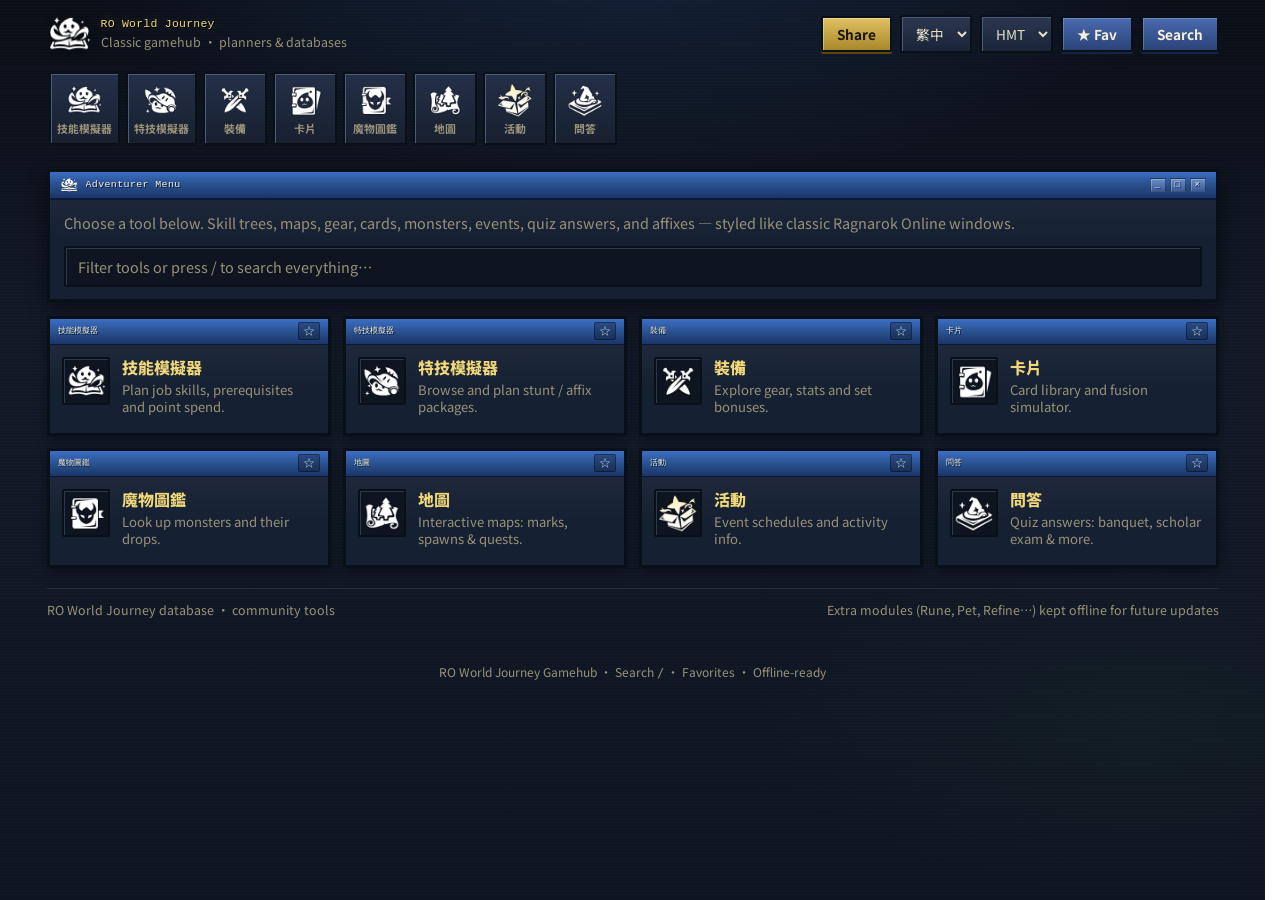
<file: index.html>
<!DOCTYPE html>
<html lang="en-US">
<head>
  <meta charset="UTF-8">
  <meta name="viewport" content="width=device-width, initial-scale=1.0, viewport-fit=cover">
  <title>RO World Journey — Gamehub</title>
  <meta name="description" content="Classic Ragnarok Online World Journey gamehub: skill planner, maps, equipment, cards, monster album, events, study quiz, and affix planner.">
  <meta name="keywords" content="Ragnarok Online, RO World Journey, skill planner, maps, cards, equipment, monster album, quiz">
  <meta name="theme-color" content="#1a3568">
  <link rel="canonical" href="https://ro-new-world.vercel.app/">

  <meta property="og:type" content="website">
  <meta property="og:site_name" content="RO World Journey">
  <meta property="og:title" content="RO World Journey — Gamehub">
  <meta property="og:description" content="Skill, maps, equipment, cards, monsters, events, study quiz and affix tools for Ragnarok Online World Journey.">
  <meta property="og:url" content="https://ro-new-world.vercel.app/">
  <meta property="og:image" content="https://ro-new-world.vercel.app/media/images/zhujiemian/icon_zhujiemian_jineng.webp">
  <meta property="og:locale" content="en_US">
  <meta property="og:locale:alternate" content="zh_TW">
  <meta property="og:locale:alternate" content="zh_CN">
  <meta property="og:locale:alternate" content="th_TH">
  <meta property="og:locale:alternate" content="id_ID">

  <meta name="twitter:card" content="summary">
  <meta name="twitter:title" content="RO World Journey — Gamehub">
  <meta name="twitter:description" content="Classic RO-style planners and databases for World Journey.">
  <meta name="twitter:image" content="https://ro-new-world.vercel.app/media/images/zhujiemian/icon_zhujiemian_jineng.webp">

  <link rel="stylesheet" href="/media/fonts/noto-sans-tc.css">
  <link rel="stylesheet" href="/shared/ro-ui.css">

  <script type="application/ld+json">
  {
    "@context": "https://schema.org",
    "@type": "WebApplication",
    "name": "RO World Journey Gamehub",
    "applicationCategory": "GameApplication",
    "operatingSystem": "Web",
    "description": "Skill planner, interactive maps, equipment, cards, monster album, events, study quiz and affix planner for Ragnarok Online World Journey.",
    "url": "/",
    "offers": { "@type": "Offer", "price": "0", "priceCurrency": "USD" }
  }
  </script>
  <link rel="manifest" href="/manifest.webmanifest">
  <meta name="theme-color" content="#1a3568">
  <meta name="robots" content="index,follow">
  <link rel="apple-touch-icon" href="/media/images/zhujiemian/icon_zhujiemian_jineng.webp">
</head>
<body class="ro-hub hub-body">
  <a class="ro-skip-link" href="#main">Skip to content</a>
  <div class="ro-app app">
    <header class="ro-header header">
      <div class="ro-header-top">
        <div class="ro-brand header-brand">
          <img class="ro-brand-logo header-logo" src="/media/images/zhujiemian/icon_zhujiemian_jineng.webp" alt="" width="44" height="44" data-icon-name="icon_logo">
          <div class="ro-brand-text">
            <span class="ro-brand-title header-title" data-hub-brand>RO World Journey</span>
            <span class="ro-brand-sub">Classic gamehub · planners &amp; databases</span>
          </div>
        </div>
        <div class="header-controls">
          <button type="button" class="ro-btn ro-btn-gold" id="share-link-btn" data-share-link title="Copy link">Share</button>
        </div>
      </div>

      <nav class="site-nav" aria-label="Site tools">
        <a class="site-nav-item" href="/sea/skill_planner/" title="Skill Planner" aria-label="Skill Planner">
          <img width="36" height="36" alt="" src="/media/images/zhujiemian/icon_zhujiemian_jineng.webp" data-icon-name="icon_zhujiemian_jineng">
          <span class="site-nav-label">Skill Planner</span>
        </a>
        <a class="site-nav-item" href="/sea/affix_planner/" title="Affix Planner" aria-label="Affix Planner">
          <img width="36" height="36" alt="" src="/media/images/zhujiemian/icon_zhujiemian_chongwuzhuangbei.webp" data-icon-name="icon_zhujiemian_chongwuzhuangbei">
          <span class="site-nav-label">Affix Planner</span>
        </a>
        <a class="site-nav-item" href="/sea/equipment/" title="Equipment" aria-label="Equipment">
          <img width="36" height="36" alt="" src="/media/images/zhujiemian/icon_zhujiemian_jingji.webp" data-icon-name="icon_zhujiemian_jingji">
          <span class="site-nav-label">Equipment</span>
        </a>
        <a class="site-nav-item" href="/sea/cards/" title="Cards" aria-label="Cards">
          <img width="36" height="36" alt="" src="/media/images/zhujiemian/icon_zhujiemian_tujian.webp" data-icon-name="icon_zhujiemian_tujian">
          <span class="site-nav-label">Cards</span>
        </a>
        <a class="site-nav-item" href="/sea/monster_album/" title="Monster Album" aria-label="Monster Album">
          <img width="36" height="36" alt="" src="/media/images/zhujiemian/icon_zhujiemian_fuben.webp" data-icon-name="icon_zhujiemian_fuben">
          <span class="site-nav-label">Monster Album</span>
        </a>
        <a class="site-nav-item" href="/sea/maps/" title="Maps" aria-label="Maps">
          <img width="36" height="36" alt="" src="/media/images/zhujiemian/icon_zhujiemian_miwusenlin.webp" data-icon-name="icon_zhujiemian_miwusenlin">
          <span class="site-nav-label">Maps</span>
        </a>
        <a class="site-nav-item" href="/sea/events/" title="Events" aria-label="Events">
          <img width="36" height="36" alt="" src="/media/images/zhujiemian/icon_zhujiemian_huodong.webp" data-icon-name="icon_zhujiemian_huodong">
          <span class="site-nav-label">Events</span>
        </a>
        <a class="site-nav-item" href="/sea/study/" title="Study" aria-label="Study">
          <img width="36" height="36" alt="" src="/media/images/zhujiemian/icon_zhujiemian_shitu.webp" data-icon-name="icon_zhujiemian_shitu">
          <span class="site-nav-label">Study</span>
        </a>
      </nav>
    </header>

    <main id="main" id="main">
      <div class="ro-window ro-hub-intro">
        <div class="ro-window-title">
          <img class="ro-window-title-icon" src="/media/images/zhujiemian/icon_zhujiemian_jineng.webp" alt="">
          <span class="ro-window-title-text">Adventurer Menu</span>
          <span class="ro-window-title-actions" aria-hidden="true">
            <span class="ro-win-btn">_</span>
            <span class="ro-win-btn">□</span>
            <span class="ro-win-btn">×</span>
          </span>
        </div>
        <div class="ro-window-body">
          <p>Choose a tool below. Skill trees, maps, gear, cards, monsters, events, quiz answers, and affixes — styled like classic Ragnarok Online windows.</p>
          <div class="ro-hub-toolbar" style="margin-top:12px;margin-bottom:0">
            <label for="hub-search" style="position:absolute;width:1px;height:1px;overflow:hidden;clip:rect(0,0,0,0)">Filter tools</label>
            <input class="ro-search" id="hub-search" type="search" placeholder="Filter tools…" autocomplete="off" enterkeyhint="search">
          </div>
        </div>
      </div>

      <section class="hub-grid ro-hub-grid" style="margin-top:14px" aria-label="Tools">
        <a class="hub-card ro-tool-card" data-ro-tooltip data-ro-name="Skill Planner" data-ro-type="Game tool" data-ro-desc="Plan job skills, prerequisites and point spend." data-ro-icon="/media/images/zhujiemian/icon_zhujiemian_jineng.webp" data-ro-rarity="unique" href="/sea/skill_planner/" data-hub-name="Skill Planner">
          <div class="hub-card-titlebar"><span class="hub-card-titlebar-label">Skill Planner</span></div>
          <div class="hub-card-main">
            <span class="hub-card-icon"><img src="/media/images/zhujiemian/icon_zhujiemian_jineng.webp" alt="" width="40" height="40"></span>
            <span class="hub-card-body">
              <span class="hub-card-title">Skill Planner</span>
              <span class="hub-card-desc">Plan job skills, prerequisites and point spend.</span>
            </span>
          </div>
        </a>

        <a class="hub-card ro-tool-card" data-ro-tooltip data-ro-name="Affix Planner" data-ro-type="Game tool" data-ro-desc="Browse and plan stunt / affix packages." data-ro-icon="/media/images/zhujiemian/icon_zhujiemian_chongwuzhuangbei.webp" data-ro-rarity="unique" href="/sea/affix_planner/" data-hub-name="Affix Planner">
          <div class="hub-card-titlebar"><span class="hub-card-titlebar-label">Affix Planner</span></div>
          <div class="hub-card-main">
            <span class="hub-card-icon"><img src="/media/images/zhujiemian/icon_zhujiemian_chongwuzhuangbei.webp" alt="" width="40" height="40"></span>
            <span class="hub-card-body">
              <span class="hub-card-title">Affix Planner</span>
              <span class="hub-card-desc">Browse and plan stunt / affix packages.</span>
            </span>
          </div>
        </a>

        <a class="hub-card ro-tool-card" data-ro-tooltip data-ro-name="Equipment" data-ro-type="Game tool" data-ro-desc="Explore gear, stats and set bonuses." data-ro-icon="/media/images/zhujiemian/icon_zhujiemian_jingji.webp" data-ro-rarity="unique" href="/sea/equipment/" data-hub-name="Equipment">
          <div class="hub-card-titlebar"><span class="hub-card-titlebar-label">Equipment</span></div>
          <div class="hub-card-main">
            <span class="hub-card-icon"><img src="/media/images/zhujiemian/icon_zhujiemian_jingji.webp" alt="" width="40" height="40"></span>
            <span class="hub-card-body">
              <span class="hub-card-title">Equipment</span>
              <span class="hub-card-desc">Explore gear, stats and set bonuses.</span>
            </span>
          </div>
        </a>

        <a class="hub-card ro-tool-card" data-ro-tooltip data-ro-name="Cards" data-ro-type="Game tool" data-ro-desc="Card library and fusion simulator." data-ro-icon="/media/images/zhujiemian/icon_zhujiemian_tujian.webp" data-ro-rarity="unique" href="/sea/cards/" data-hub-name="Cards">
          <div class="hub-card-titlebar"><span class="hub-card-titlebar-label">Cards</span></div>
          <div class="hub-card-main">
            <span class="hub-card-icon"><img src="/media/images/zhujiemian/icon_zhujiemian_tujian.webp" alt="" width="40" height="40"></span>
            <span class="hub-card-body">
              <span class="hub-card-title">Cards</span>
              <span class="hub-card-desc">Card library and fusion simulator.</span>
            </span>
          </div>
        </a>

        <a class="hub-card ro-tool-card" data-ro-tooltip data-ro-name="Monster Album" data-ro-type="Game tool" data-ro-desc="Look up monsters and their drops." data-ro-icon="/media/images/zhujiemian/icon_zhujiemian_fuben.webp" data-ro-rarity="unique" href="/sea/monster_album/" data-hub-name="Monster Album">
          <div class="hub-card-titlebar"><span class="hub-card-titlebar-label">Monster Album</span></div>
          <div class="hub-card-main">
            <span class="hub-card-icon"><img src="/media/images/zhujiemian/icon_zhujiemian_fuben.webp" alt="" width="40" height="40"></span>
            <span class="hub-card-body">
              <span class="hub-card-title">Monster Album</span>
              <span class="hub-card-desc">Look up monsters and their drops.</span>
            </span>
          </div>
        </a>

        <a class="hub-card ro-tool-card" data-ro-tooltip data-ro-name="Maps" data-ro-type="Game tool" data-ro-desc="Interactive maps: marks, spawns and quests." data-ro-icon="/media/images/zhujiemian/icon_zhujiemian_miwusenlin.webp" data-ro-rarity="unique" href="/sea/maps/" data-hub-name="Maps">
          <div class="hub-card-titlebar"><span class="hub-card-titlebar-label">Maps</span></div>
          <div class="hub-card-main">
            <span class="hub-card-icon"><img src="/media/images/zhujiemian/icon_zhujiemian_miwusenlin.webp" alt="" width="40" height="40"></span>
            <span class="hub-card-body">
              <span class="hub-card-title">Maps</span>
              <span class="hub-card-desc">Interactive maps: marks, spawns &amp; quests.</span>
            </span>
          </div>
        </a>

        <a class="hub-card ro-tool-card" data-ro-tooltip data-ro-name="Events" data-ro-type="Game tool" data-ro-desc="Event schedules and activity info." data-ro-icon="/media/images/zhujiemian/icon_zhujiemian_huodong.webp" data-ro-rarity="unique" href="/sea/events/" data-hub-name="Events">
          <div class="hub-card-titlebar"><span class="hub-card-titlebar-label">Events</span></div>
          <div class="hub-card-main">
            <span class="hub-card-icon"><img src="/media/images/zhujiemian/icon_zhujiemian_huodong.webp" alt="" width="40" height="40"></span>
            <span class="hub-card-body">
              <span class="hub-card-title">Events</span>
              <span class="hub-card-desc">Event schedules and activity info.</span>
            </span>
          </div>
        </a>

        <a class="hub-card ro-tool-card" data-ro-tooltip data-ro-name="Study" data-ro-type="Game tool" data-ro-desc="Quiz answers: banquet, scholar exam and more." data-ro-icon="/media/images/zhujiemian/icon_zhujiemian_shitu.webp" data-ro-rarity="unique" href="/sea/study/" data-hub-name="Study">
          <div class="hub-card-titlebar"><span class="hub-card-titlebar-label">Study</span></div>
          <div class="hub-card-main">
            <span class="hub-card-icon"><img src="/media/images/zhujiemian/icon_zhujiemian_shitu.webp" alt="" width="40" height="40"></span>
            <span class="hub-card-body">
              <span class="hub-card-title">Study</span>
              <span class="hub-card-desc">Quiz answers: banquet, scholar exam &amp; more.</span>
            </span>
          </div>
        </a>
      </section>

      <p class="hub-empty ro-hub-empty" id="hub-empty" hidden>No tools match your search.</p>
    </main>

    <footer class="ro-footer">
      <span>RO World Journey database · community tools</span>
      <span>Extra modules (Rune, Pet, Refine…) kept offline for future updates</span>
    </footer>
  </div>

  <script src="/shared/asset_version.js"></script>
  <script src="/shared/client_switcher.js"></script>
  <script src="/shared/sticky_header.js"></script>
      <script src="/shared/ro-tooltip.js"></script>
    <script src="/shared/ro-search.js"></script>
    <script src="/shared/ro-favorites.js"></script>
    <script src="/shared/ro-links.js"></script>
    <script src="/shared/ro-pwa.js"></script>
    <script src="/shared/ro-deeplink.js"></script>
    <script src="/shared/share_link.js"></script>
  <script>
    (function () {
      function syncCardTitles() {
        var navLabels = {};
        document.querySelectorAll(".site-nav-item[href]").forEach(function (nav) {
          var label = nav.querySelector(".site-nav-label");
          if (label) navLabels[nav.getAttribute("href").split("?")[0]] = label.textContent.trim();
        });
        document.querySelectorAll(".hub-card[href]").forEach(function (card) {
          var key = card.getAttribute("href").split("?")[0];
          var localized = navLabels[key];
          if (!localized) return;
          var title = card.querySelector(".hub-card-title");
          var bar = card.querySelector(".hub-card-titlebar-label");
          if (title) title.textContent = localized;
          if (bar) bar.textContent = localized;
          card.setAttribute("data-hub-name", localized);
        });
      }
      if (document.readyState === "loading") {
        document.addEventListener("DOMContentLoaded", syncCardTitles, { once: true });
      } else {
        syncCardTitles();
      }
    })();

    (function () {
      var input = document.getElementById("hub-search");
      var empty = document.getElementById("hub-empty");
      if (!input) return;
      function apply() {
        var q = input.value.trim().toLowerCase();
        var shown = 0;
        document.querySelectorAll(".hub-card").forEach(function (card) {
          var name = (card.getAttribute("data-hub-name") || "").toLowerCase();
          var descNode = card.querySelector(".hub-card-desc");
          var desc = descNode ? descNode.textContent.toLowerCase() : "";
          var match = !q || name.indexOf(q) > -1 || desc.indexOf(q) > -1;
          card.hidden = !match;
          if (match) shown++;
        });
        if (empty) empty.hidden = shown !== 0;
      }
      input.addEventListener("input", apply);
    })();
  </script>

  <footer class="ro-hub-footer" style="text-align:center;margin:20px 0 8px;color:var(--ro-muted);font-size:0.75rem">
    RO World Journey Gamehub · Search <kbd>/</kbd> · Favorites · Offline-ready
  </footer>

</body>
</html>
</file>
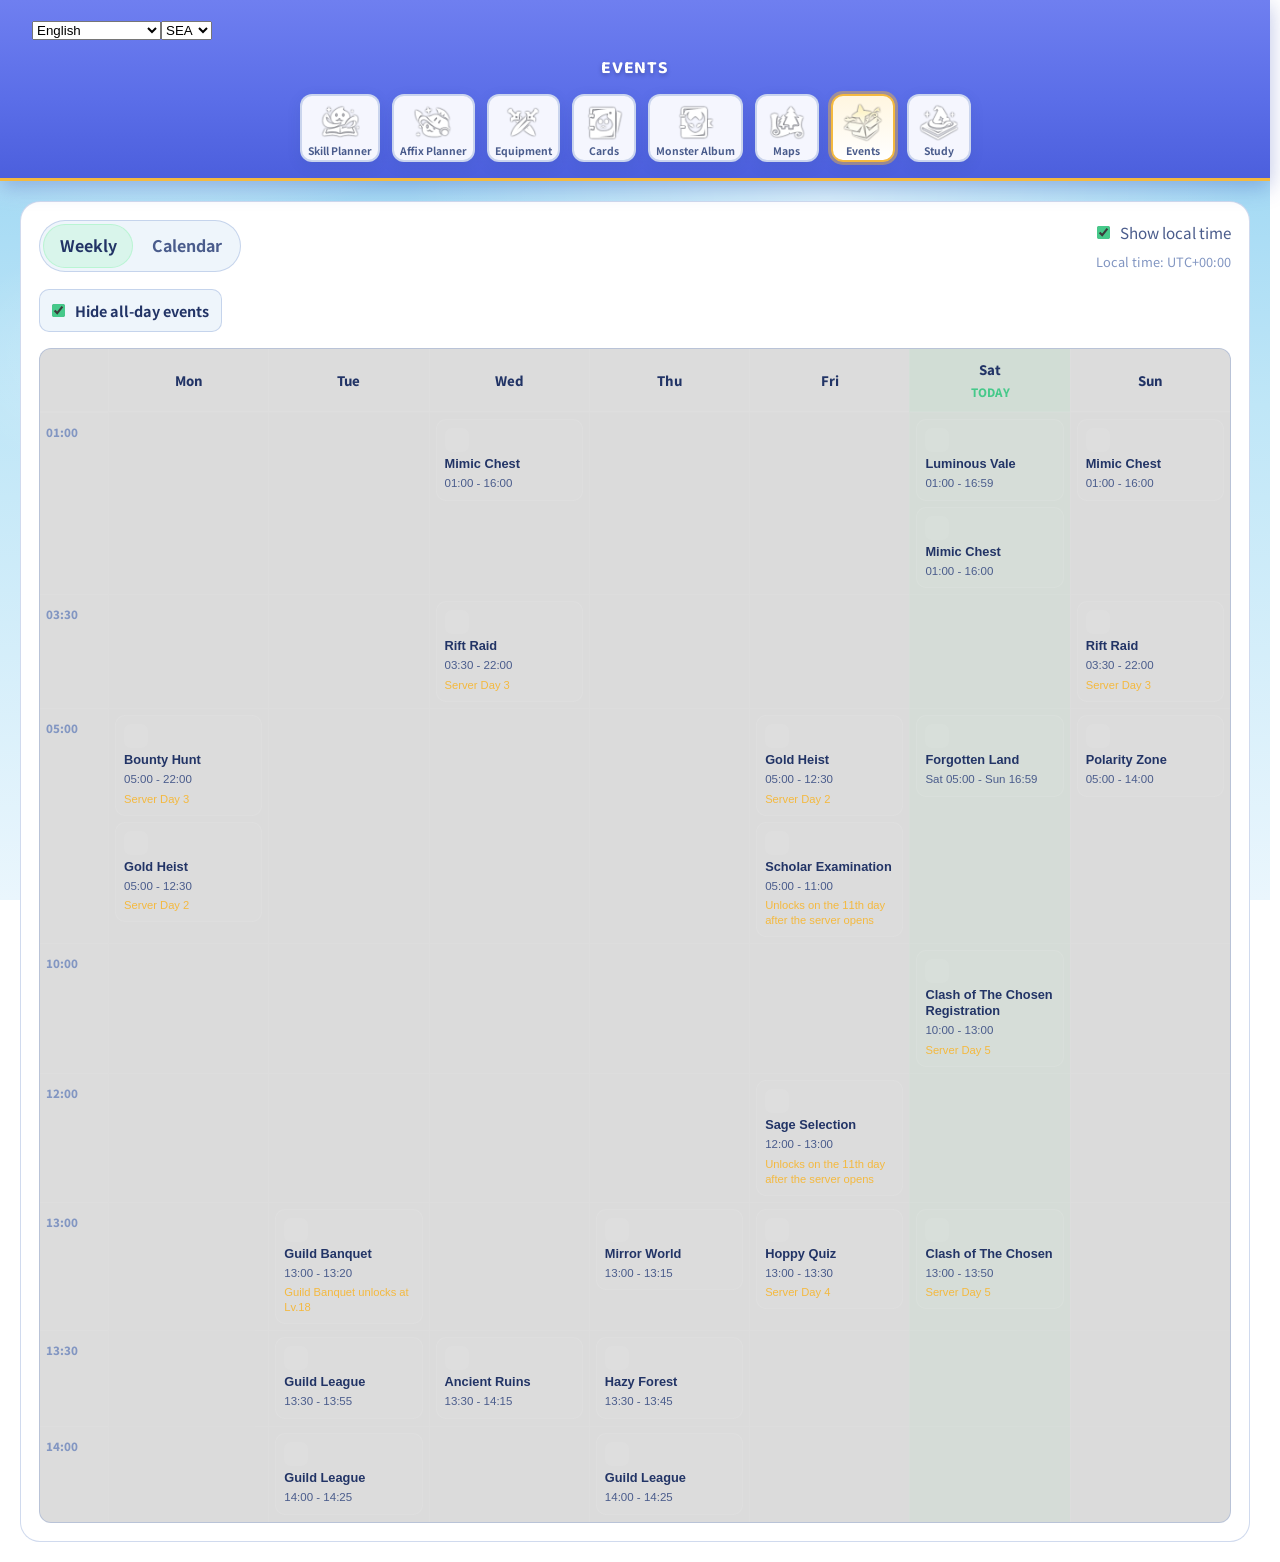
<file: sea/events/index.html>
<!DOCTYPE html>
<html lang="en-US">
<head>
    <meta charset="UTF-8">
    <meta name="viewport" content="width=device-width, initial-scale=1.0">
    <meta name="asset-version" content="20260723-233743">
    <title>RO World Journey | Events</title>
    <meta name="description" content="RO World Journey - Weekly event schedule">
    <link rel="stylesheet" href="/sea/skill-simulator/styles.css?v=20260723-233743">
    <link rel="stylesheet" href="/sea/events/events.css?v=20260723-233743">
    <link rel="stylesheet" href="/media/fonts/noto-sans-tc.css?v=20260723-233743">
  <link rel="canonical" href="https://ro-new-world.vercel.app/sea/events/">
  <meta property="og:url" content="https://ro-new-world.vercel.app/sea/events/">
  <meta property="og:image" content="https://ro-new-world.vercel.app/media/images/zhujiemian/icon_zhujiemian_jineng.webp">
  <meta name="twitter:image" content="https://ro-new-world.vercel.app/media/images/zhujiemian/icon_zhujiemian_jineng.webp">
</head>
<body>
    <div class="app">
        <header class="header">
            <div class="header-controls"></div>
            <div class="header-brand">
                <span class="header-title">Events</span>
            </div>
            <nav class="site-nav" aria-label="Site shortcuts">
                <a class="site-nav-item" href="/sea/skill_planner/" title="Skill Planner" aria-label="Skill Planner">
                    <img width="40" height="40" data-icon-name="icon_zhujiemian_jineng" alt="Skill Planner" src="/media/images/zhujiemian/icon_zhujiemian_jineng.webp">
                    <span class="site-nav-label">Skill Planner</span>
                </a>
                <a class="site-nav-item" href="/sea/affix_planner/" title="Affix Planner" aria-label="Affix Planner">
                    <img width="40" height="40" data-icon-name="icon_zhujiemian_chongwuzhuangbei" alt="Affix Planner" src="/media/images/zhujiemian/icon_zhujiemian_chongwuzhuangbei.webp">
                    <span class="site-nav-label">Affix Planner</span>
                </a>
                <a class="site-nav-item" href="/sea/equipment/" title="Equipment" aria-label="Equipment">
                    <img width="40" height="40" data-icon-name="icon_zhujiemian_jingji" alt="Equipment" src="/media/images/zhujiemian/icon_zhujiemian_jingji.webp">
                    <span class="site-nav-label">Equipment</span>
                </a>
                <a class="site-nav-item" href="/sea/cards/" title="Cards" aria-label="Cards">
                    <img width="40" height="40" data-icon-name="icon_zhujiemian_tujian" alt="Cards" src="/media/images/zhujiemian/icon_zhujiemian_tujian.webp">
                    <span class="site-nav-label">Cards</span>
                </a>
                <a class="site-nav-item" href="/sea/monster_album/" title="Monster Album" aria-label="Monster Album">
                    <img width="40" height="40" data-icon-name="icon_zhujiemian_fuben" alt="Monster Album" src="/media/images/zhujiemian/icon_zhujiemian_fuben.webp">
                    <span class="site-nav-label">Monster Album</span>
                </a>
                <a class="site-nav-item" href="/sea/maps/" title="Maps" aria-label="Maps">
                    <img width="40" height="40" data-icon-name="icon_zhujiemian_miwusenlin" alt="Maps" src="/media/images/zhujiemian/icon_zhujiemian_miwusenlin.webp">
                    <span class="site-nav-label">Maps</span>
                </a>
                <a class="site-nav-item active" href="/sea/events/" title="Events" aria-label="Events">
                    <img width="40" height="40" data-icon-name="icon_zhujiemian_huodong" alt="Events" src="/media/images/zhujiemian/icon_zhujiemian_huodong.webp">
                    <span class="site-nav-label">Events</span>
                </a>
                <a class="site-nav-item" href="/sea/study/" title="Study" aria-label="Study">
                    <img width="40" height="40" data-icon-name="icon_zhujiemian_shitu" alt="Study" src="/media/images/zhujiemian/icon_zhujiemian_shitu.webp">
                    <span class="site-nav-label">Study</span>
                </a>
            </nav>
        </header>

        <main class="main-content">
            <div class="events-layout">
                <section class="events-panel">
                    <div class="events-toolbar">
                        <div class="events-mode-switch" role="tablist" aria-label="Event view mode">
                            <button id="events-weekly-btn" class="events-mode-btn active" type="button">Weekly</button>
                            <button id="events-calendar-btn" class="events-mode-btn" type="button">Calendar</button>
                        </div>
                        <div class="events-toolbar-meta">
                            <label class="events-local-toggle">
                                <input id="events-local-time-toggle" type="checkbox" checked>
                                <span id="events-local-time-label">Show local time</span>
                            </label>
                            <div id="events-timezone-note" class="events-timezone-note"></div>
                        </div>
                    </div>

                    <div id="events-weekly-controls" class="events-weekly-controls" hidden></div>
                    <div id="events-content" class="events-content"></div>
                    <div id="events-empty" class="events-empty" hidden></div>
                </section>
            </div>
        </main>
    </div>

    <div id="events-modal" class="events-modal" hidden>
        <div class="events-modal-backdrop" data-close-modal="true"></div>
        <div class="events-modal-dialog" role="dialog" aria-modal="true" aria-labelledby="events-modal-title">
            <button id="events-modal-close" class="events-modal-close" type="button" aria-label="Close">x</button>
            <div class="events-modal-header">
                <img id="events-modal-icon" class="events-modal-icon" alt="">
                <div class="events-modal-heading">
                    <div id="events-modal-title" class="events-modal-title"></div>
                </div>
            </div>
            <div id="events-modal-description" class="events-modal-description"></div>
            <div id="events-modal-requirement-wrap" class="events-modal-meta" hidden>
                <div class="events-modal-meta-label" id="events-modal-requirement-label">Unlock Requirement</div>
                <div id="events-modal-requirement" class="events-modal-meta-value"></div>
            </div>
            <div id="events-modal-series-wrap" class="events-modal-meta" hidden>
                <div class="events-modal-meta-label" id="events-modal-series-label">Event Series</div>
                <div id="events-modal-series" class="events-modal-meta-value"></div>
            </div>
            <div id="events-modal-rewards-wrap" class="events-modal-rewards" hidden>
                <div class="events-modal-meta-label" id="events-modal-rewards-label">Rewards</div>
                <div id="events-modal-rewards" class="events-modal-reward-strip"></div>
            </div>
        </div>
    </div>
    <script src="/shared/asset_version.js?v=20260723-233743"></script>
    <script src="/shared/client_switcher.js?v=20260723-233743"></script>
    <script src="/shared/sticky_header.js?v=20260723-233743"></script>
    <script src="/sea/events/events.js?v=20260723-233743"></script>
<script type="module" src="https://static.cloudflareinsights.com/beacon.min.js/v4513226cdae34746b4dedf0b4dfa099e1781791509496" integrity="sha512-ZE9pZaUXND66v380QUtch/5sE9tPFh2zg45pR2PB0CVkCtOREv2AJKkSidISWkysEuQ0EH8faUU5du78bx87UQ==" data-cf-beacon='{"version":"2024.11.0","token":"22ad4b41dfaa4a89adb746bcc9218009","r":1}' crossorigin="anonymous"></script>
    <script src="/shared/ro-deeplink.js"></script>
</body>
</html>
</file>
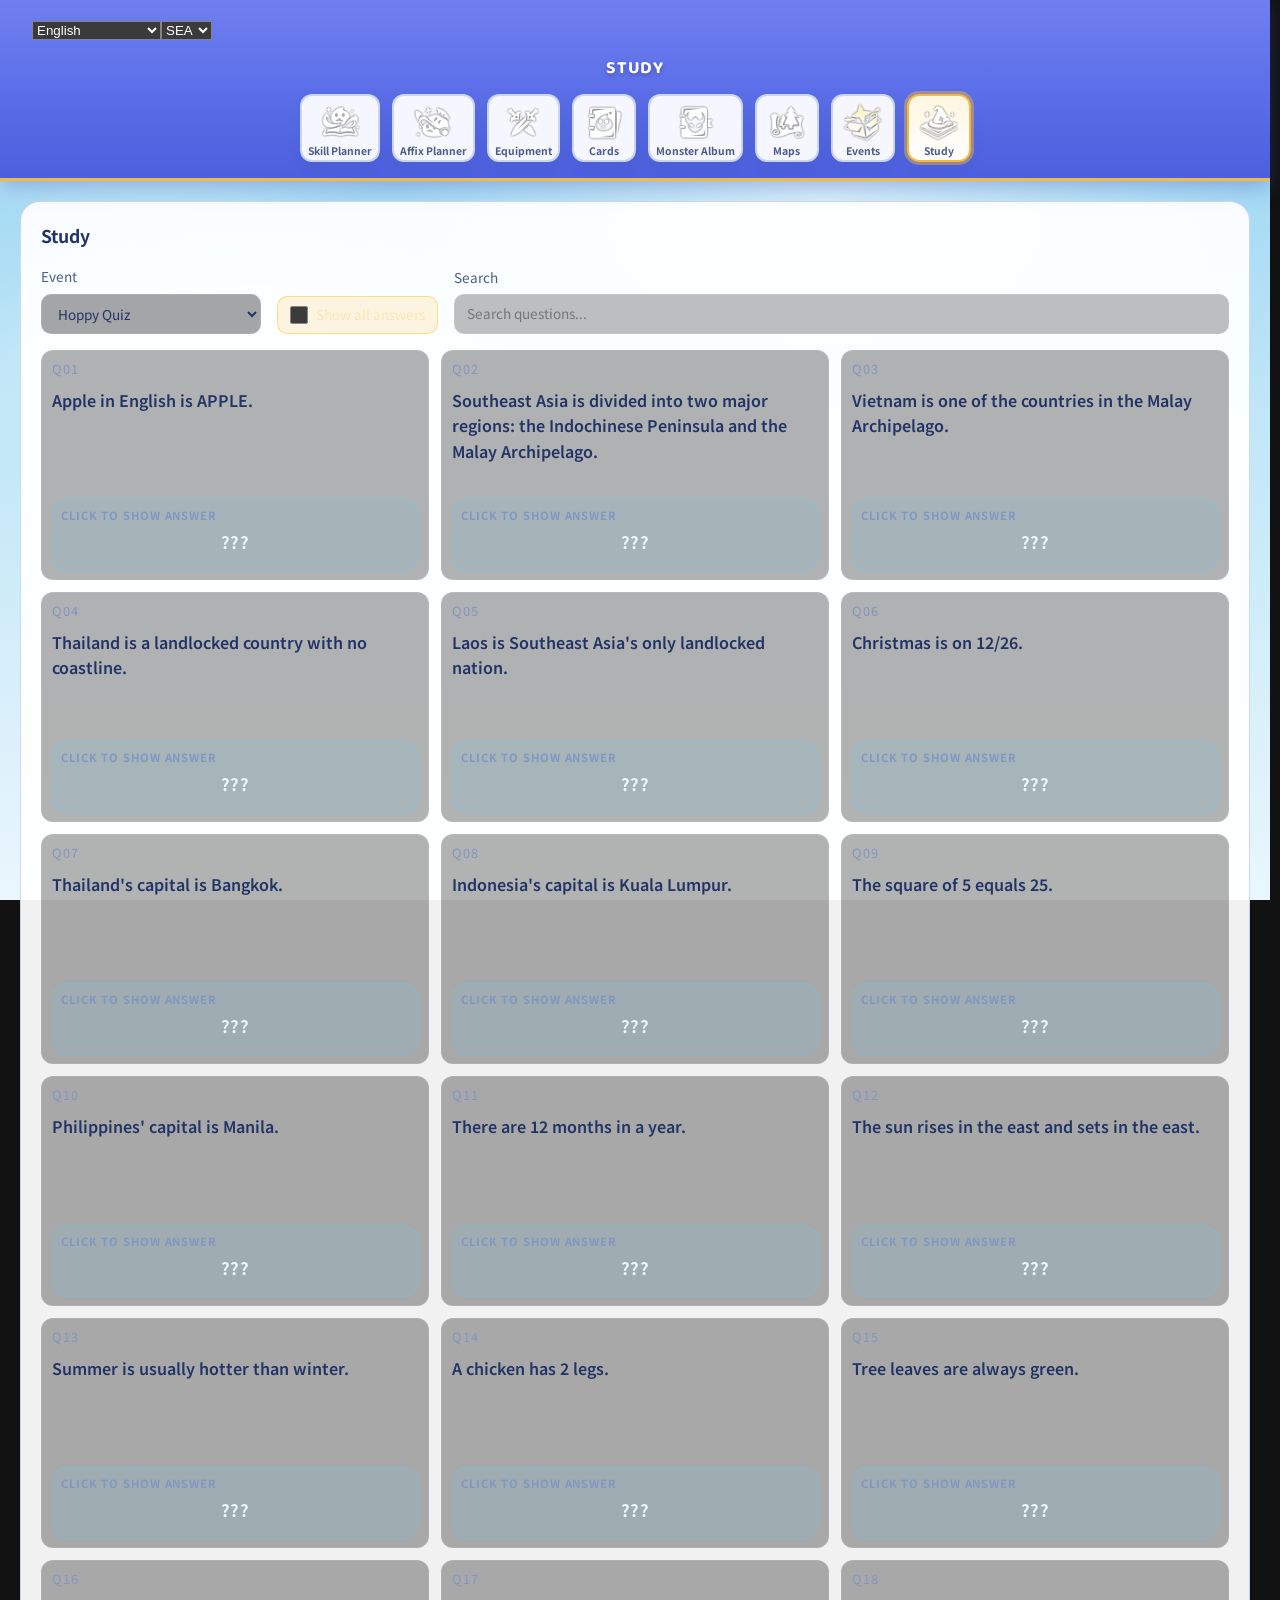
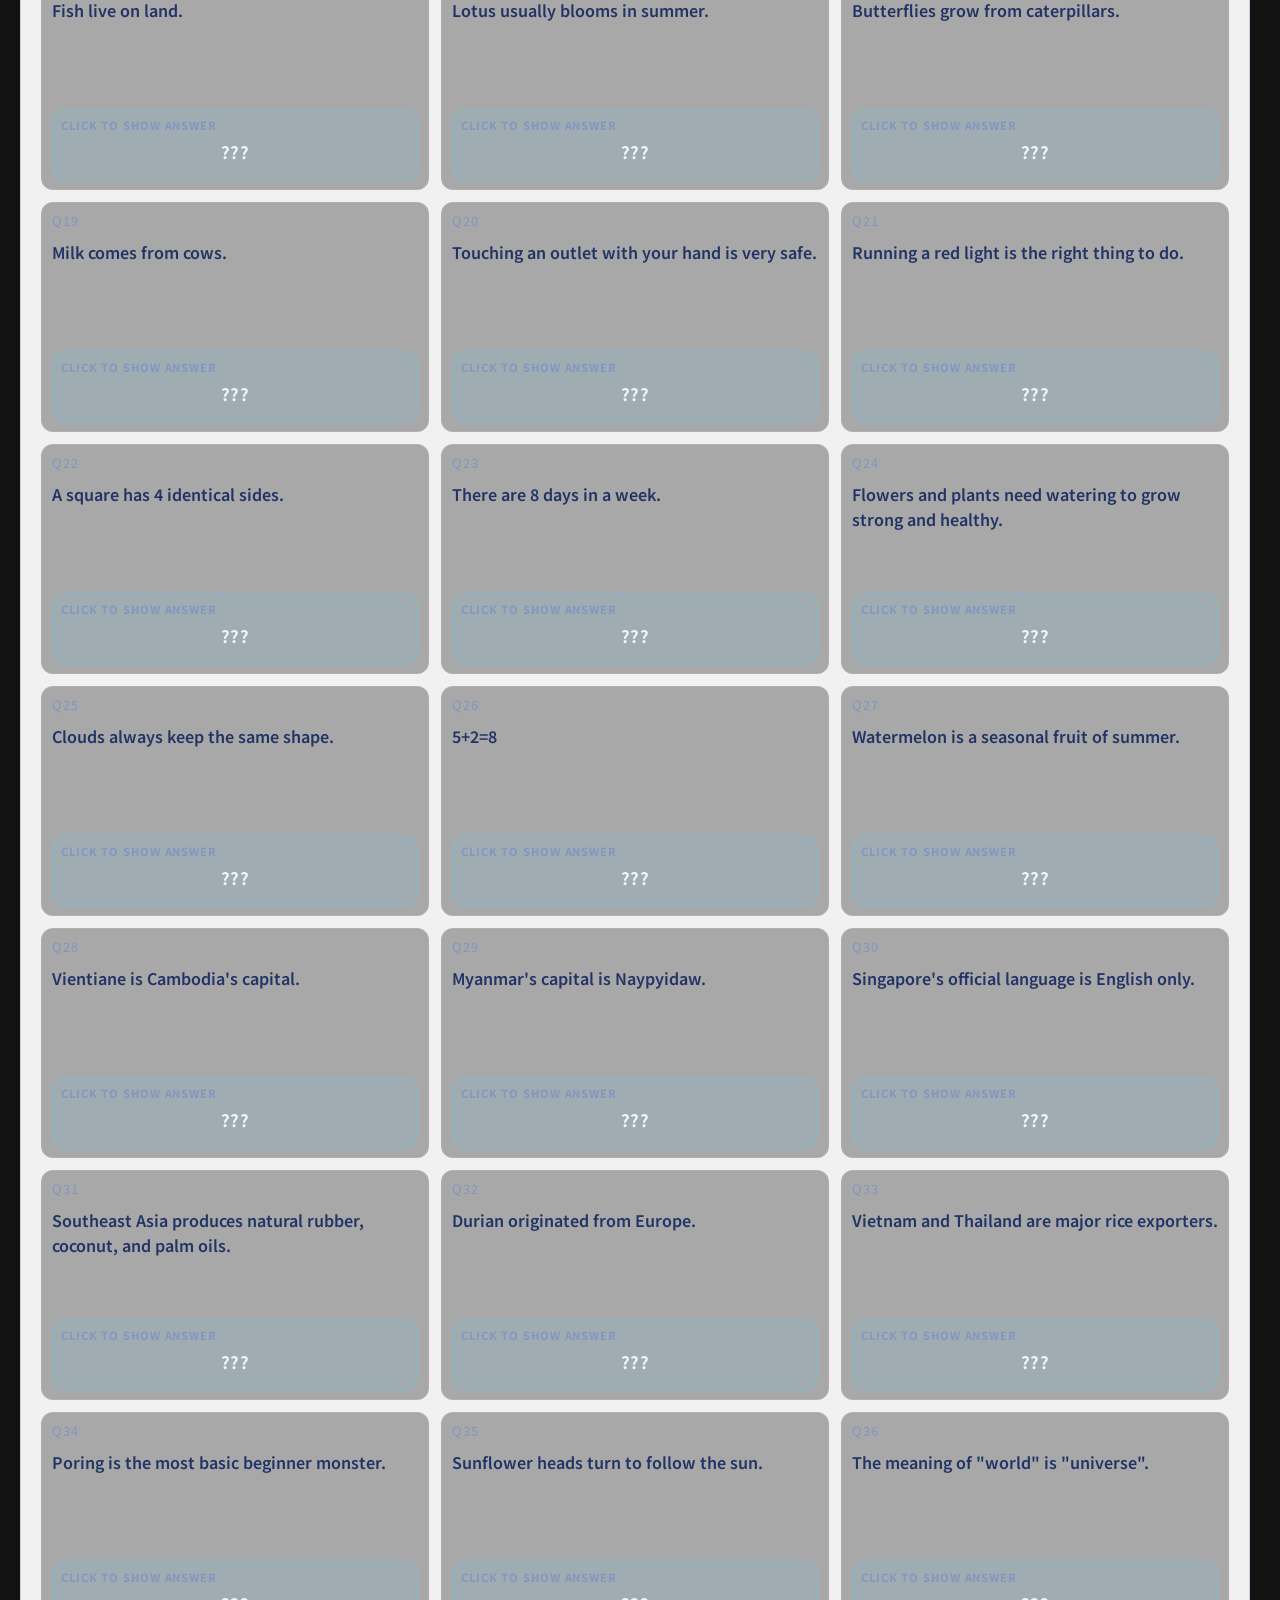
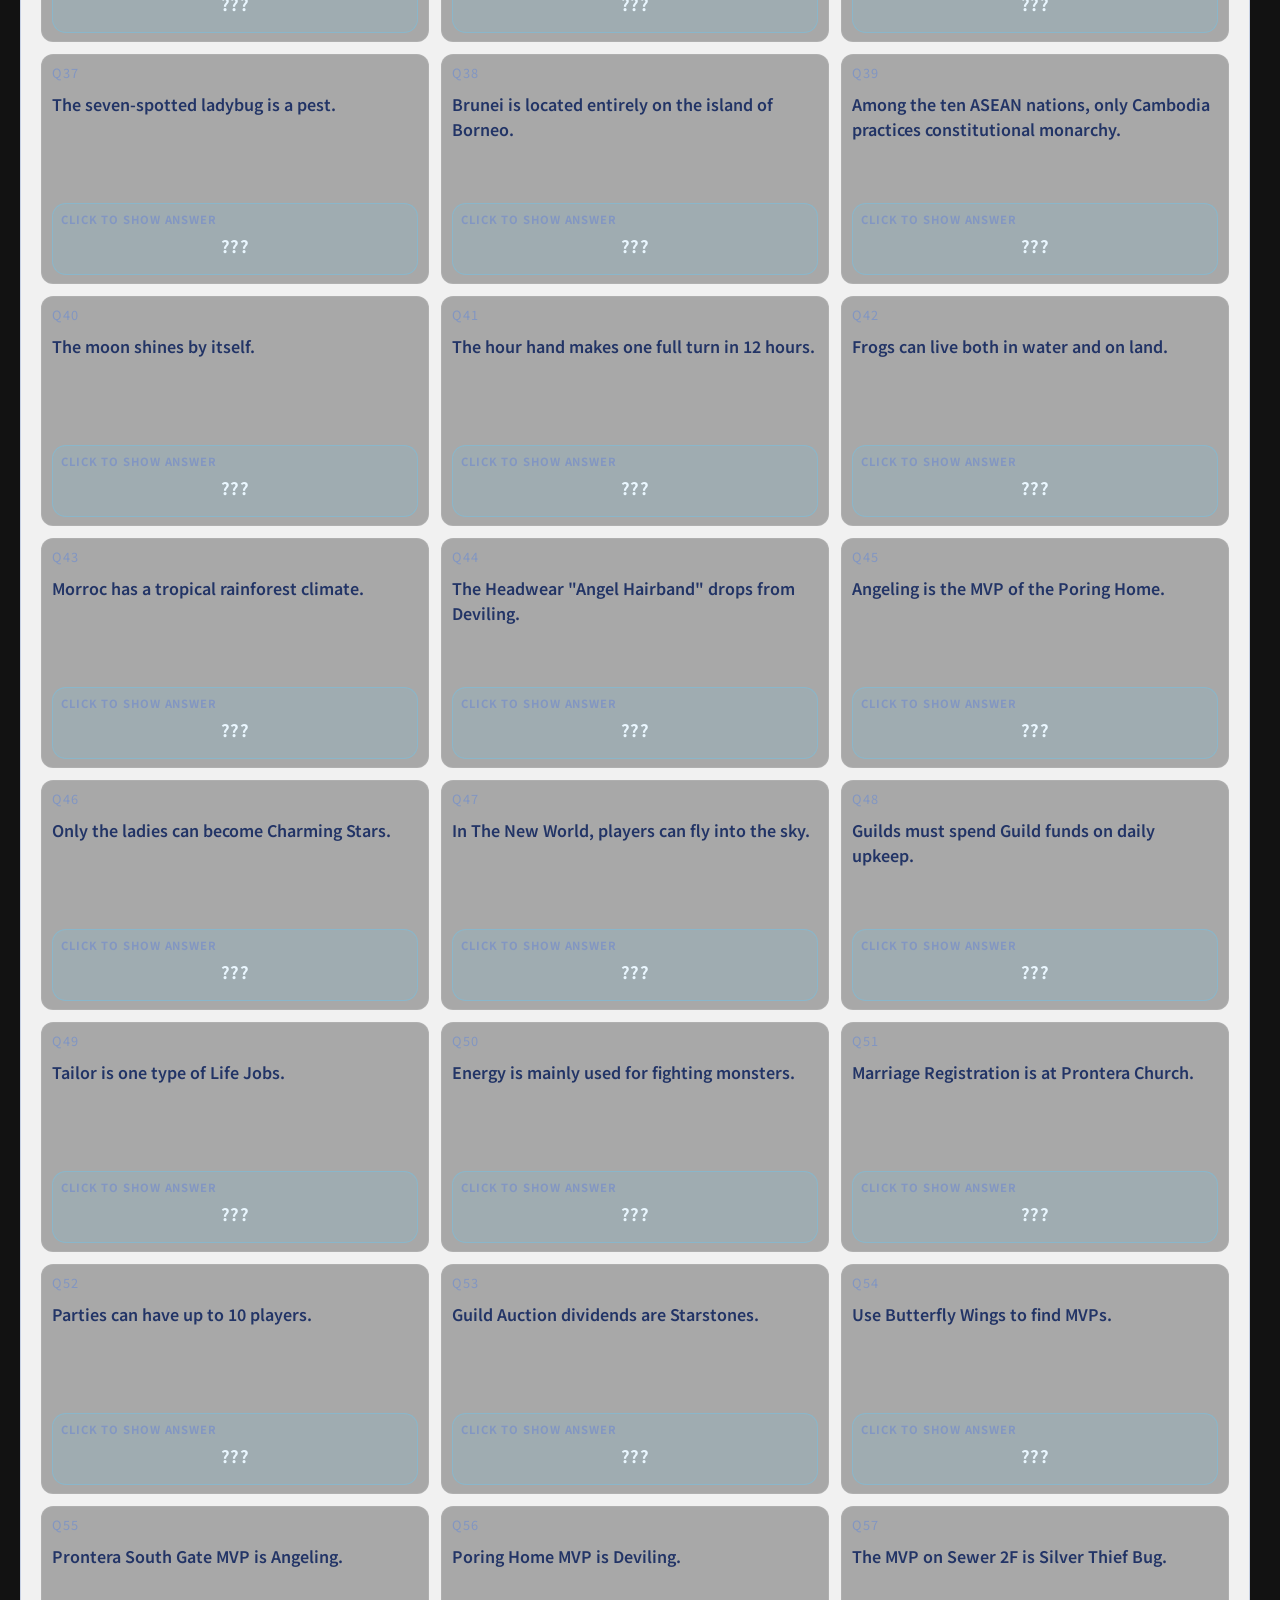
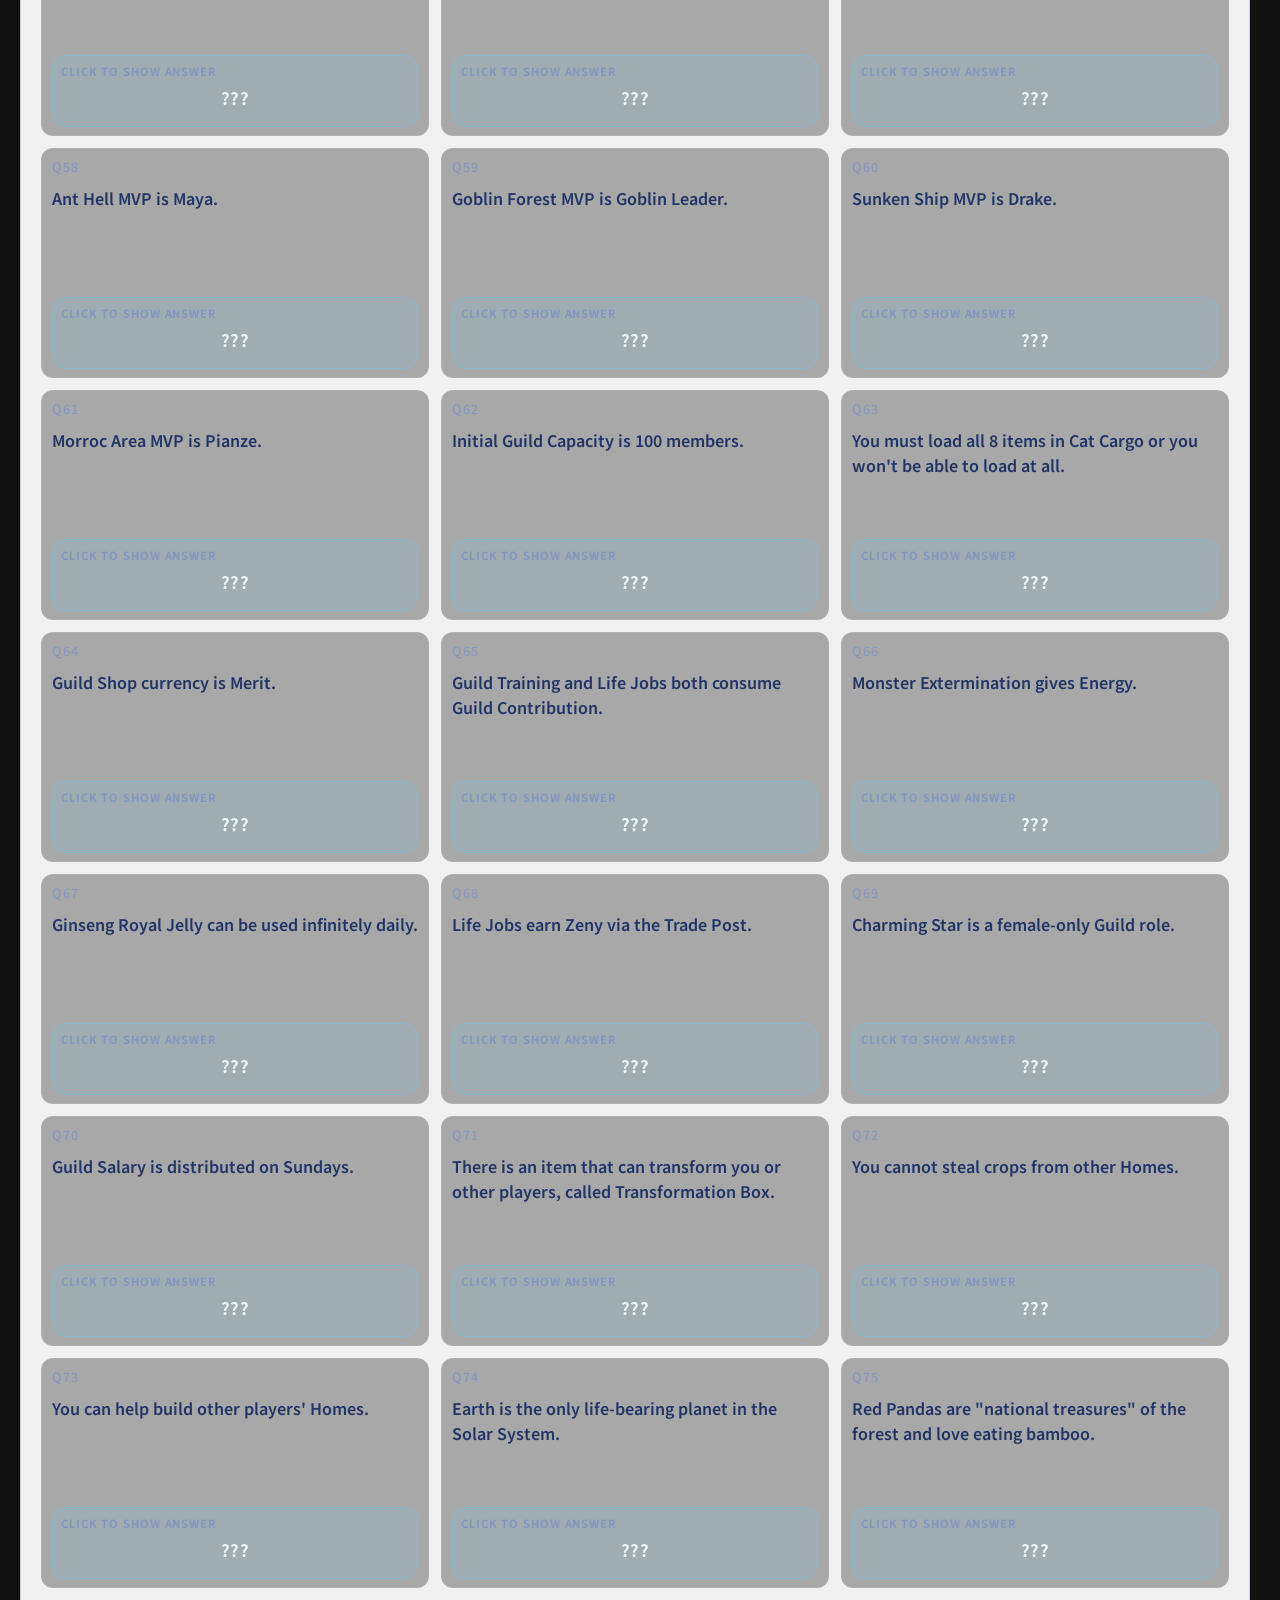
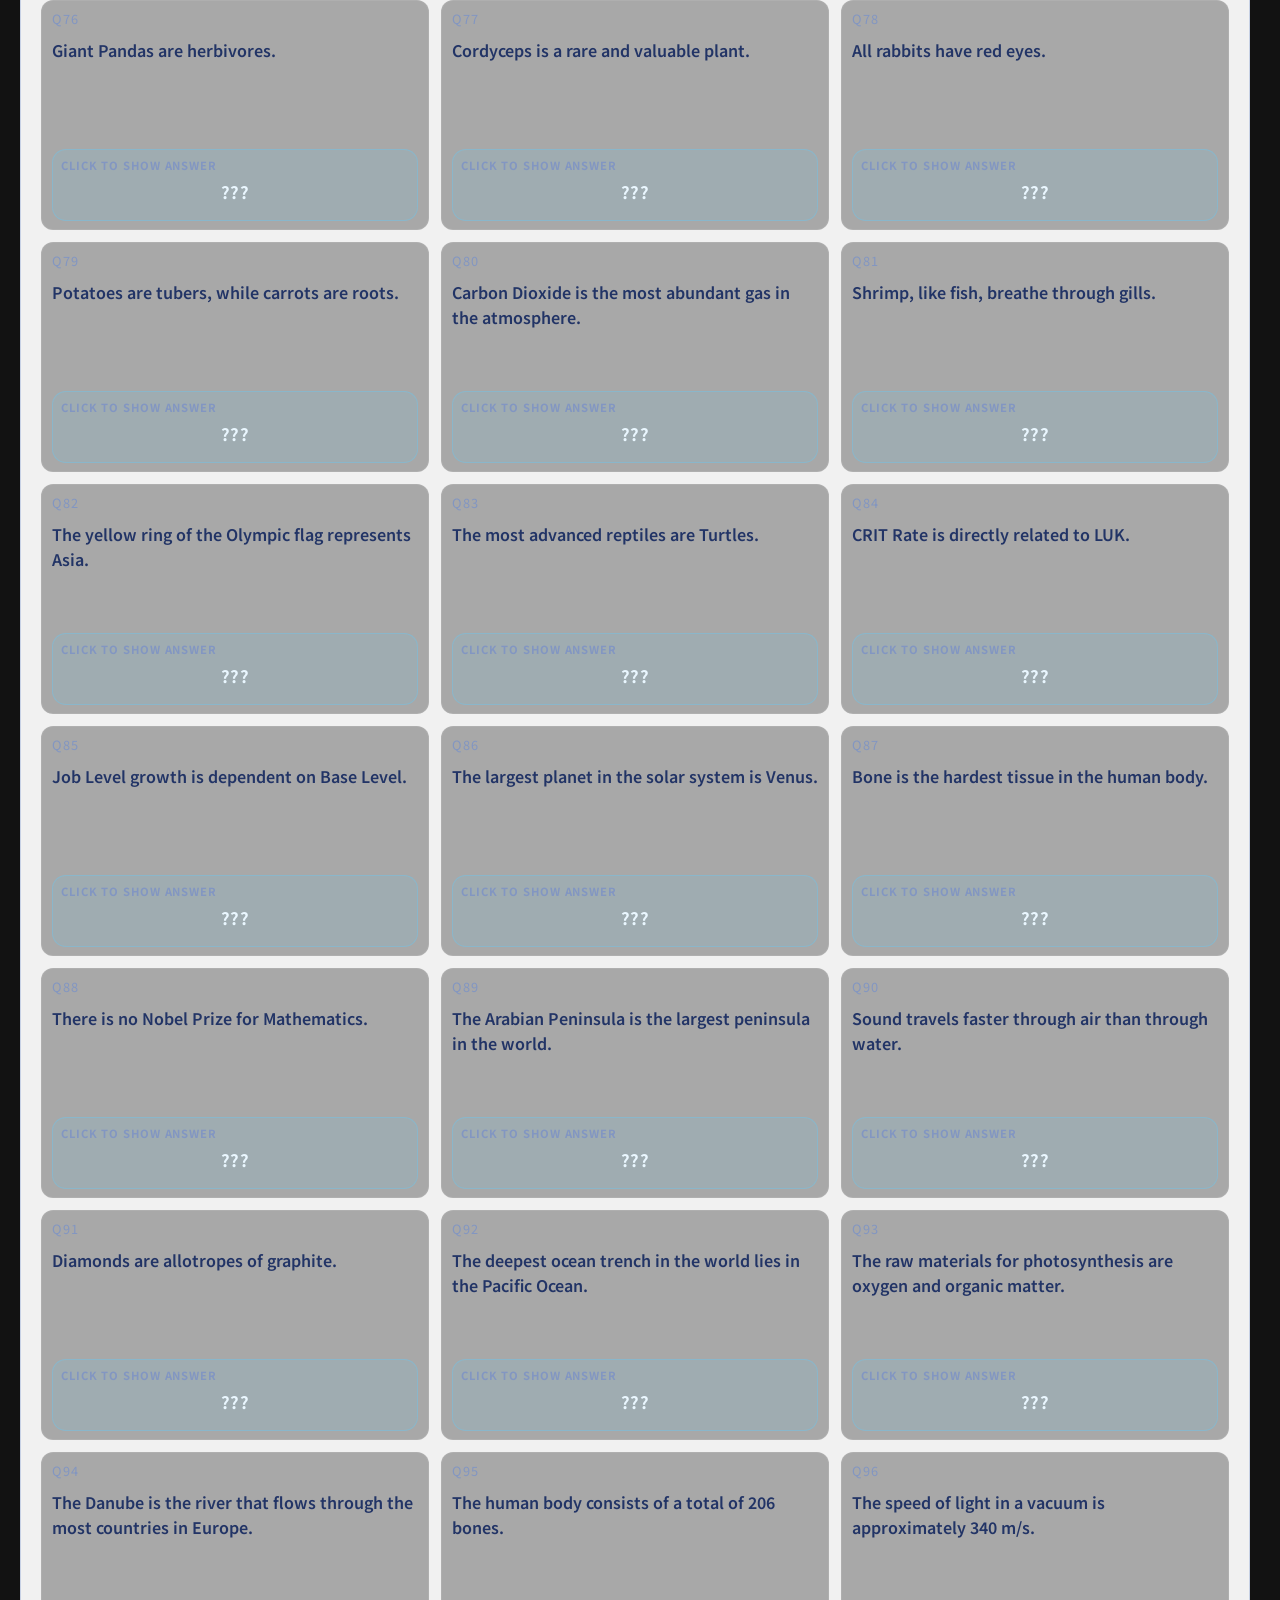
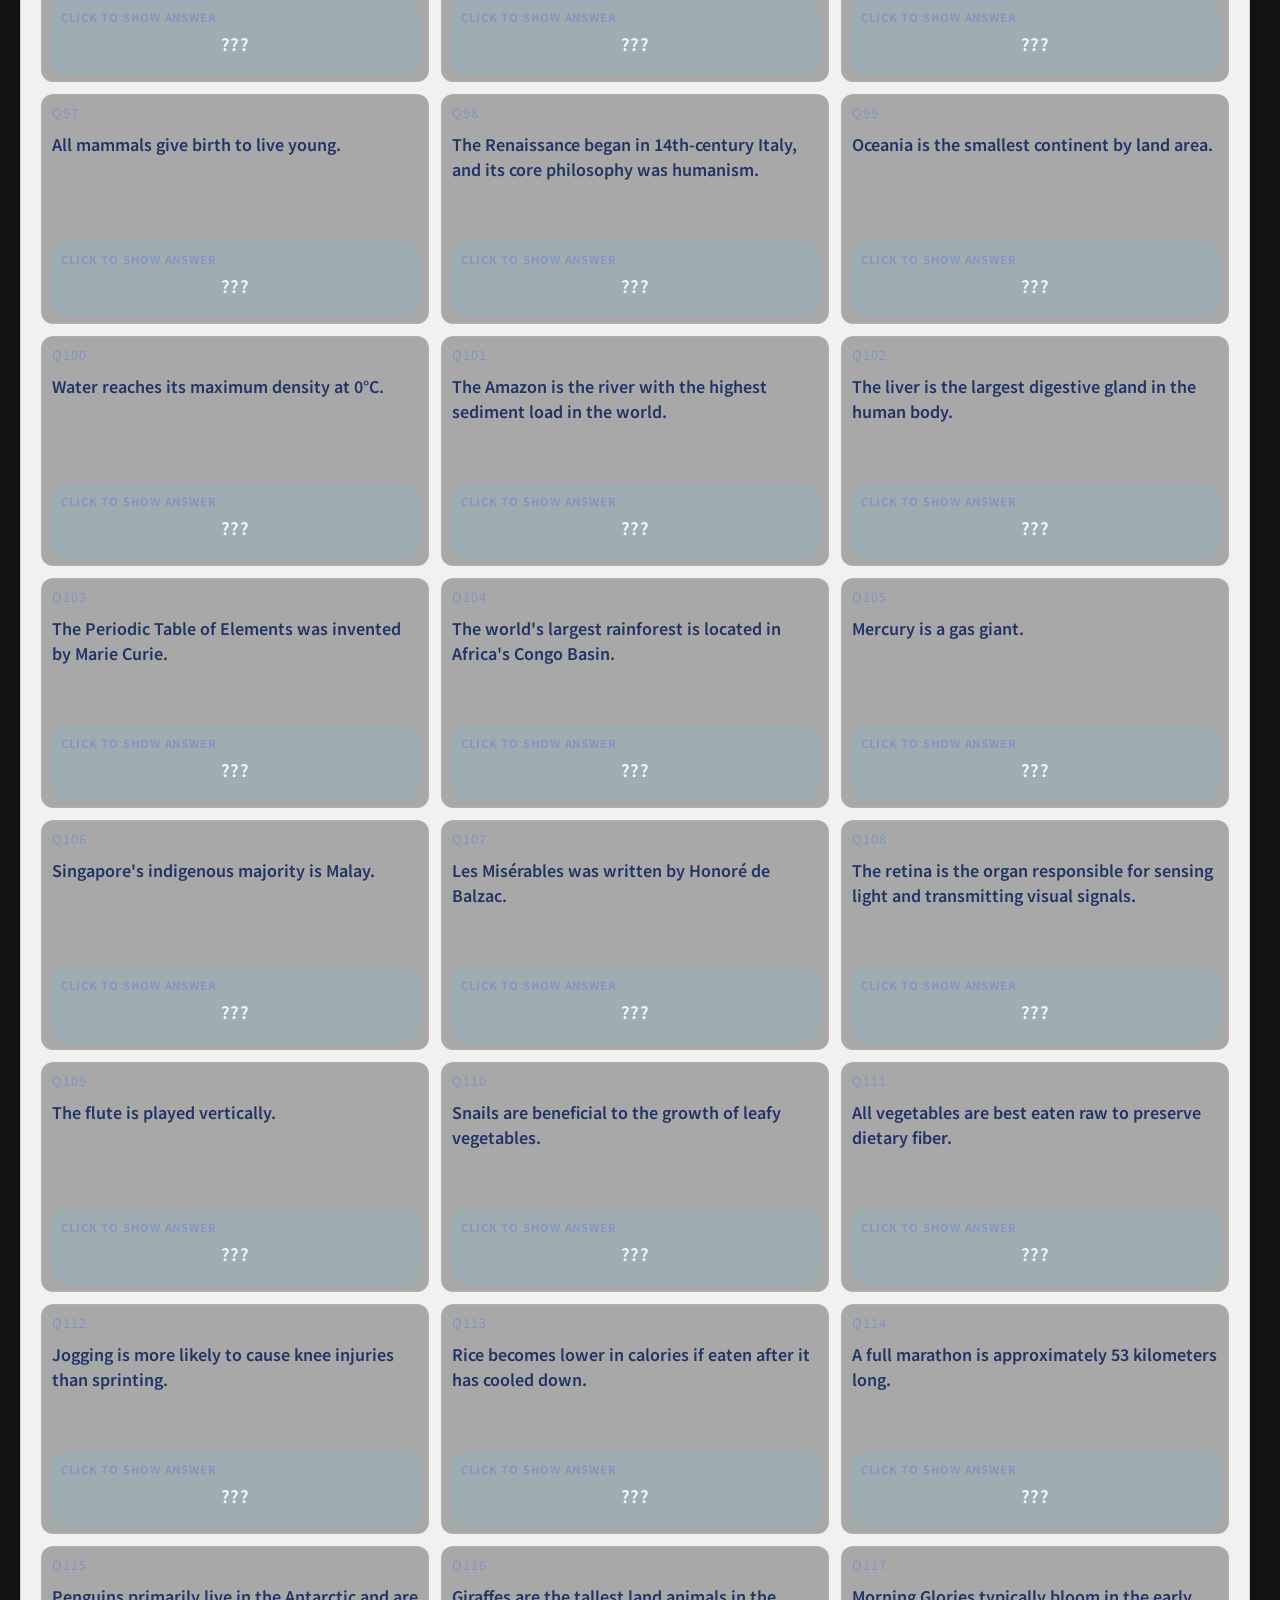
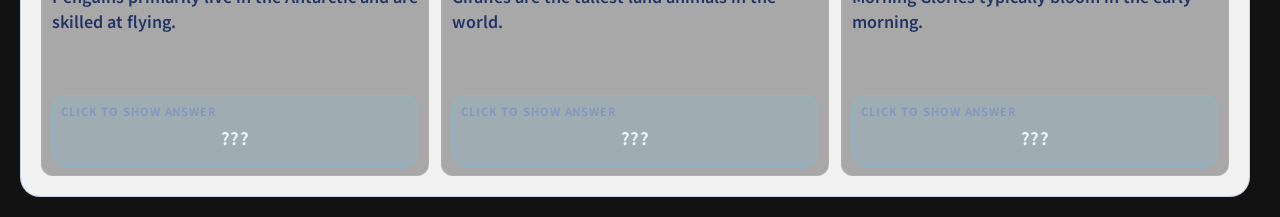
<file: sea/study/index.html>
<!DOCTYPE html>
<html lang="en-US">
<head>
  <meta charset="UTF-8">
  <meta name="viewport" content="width=device-width, initial-scale=1.0">
  <meta name="asset-version" content="20260723-233743">
  <title>RO World Journey | Study</title>
  <meta name="description" content="RoworldDB Study: in-game event Q&A and guides">
  <link rel="stylesheet" href="/sea/skill-simulator/styles.css?v=20260723-233743">
  <link rel="stylesheet" href="./study.css?v=20260723-233743">
  <link rel="stylesheet" href="/media/fonts/noto-sans-tc.css?v=20260723-233743">
  <link rel="canonical" href="https://ro-new-world.vercel.app/sea/study/">
  <meta property="og:url" content="https://ro-new-world.vercel.app/sea/study/">
  <meta property="og:image" content="https://ro-new-world.vercel.app/media/images/zhujiemian/icon_zhujiemian_jineng.webp">
  <meta name="twitter:image" content="https://ro-new-world.vercel.app/media/images/zhujiemian/icon_zhujiemian_jineng.webp">
</head>
<body>
  <div class="app">
    <header class="header">
      <div class="header-controls"></div>
      <div class="header-brand">
        <span class="header-title">Study</span>
      </div>
      <nav class="site-nav" aria-label="Site shortcuts">
        <a class="site-nav-item" href="/sea/skill_planner/" title="Skill Planner" aria-label="Skill Planner">
          <img width="40" height="40" data-icon-name="icon_zhujiemian_jineng" alt="Skill Planner" src="/media/images/zhujiemian/icon_zhujiemian_jineng.webp">
          <span class="site-nav-label">Skill Planner</span>
        </a>
        <a class="site-nav-item" href="/sea/affix_planner/" title="Affix Planner" aria-label="Affix Planner">
          <img width="40" height="40" data-icon-name="icon_zhujiemian_chongwuzhuangbei" alt="Affix Planner" src="/media/images/zhujiemian/icon_zhujiemian_chongwuzhuangbei.webp">
          <span class="site-nav-label">Affix Planner</span>
        </a>
        <a class="site-nav-item" href="/sea/equipment/" title="Equipment" aria-label="Equipment">
          <img width="40" height="40" data-icon-name="icon_zhujiemian_jingji" alt="Equipment" src="/media/images/zhujiemian/icon_zhujiemian_jingji.webp">
          <span class="site-nav-label">Equipment</span>
        </a>
        <a class="site-nav-item" href="/sea/cards/" title="Cards" aria-label="Cards">
          <img width="40" height="40" data-icon-name="icon_zhujiemian_tujian" alt="Cards" src="/media/images/zhujiemian/icon_zhujiemian_tujian.webp">
          <span class="site-nav-label">Cards</span>
        </a>
        <a class="site-nav-item" href="/sea/monster_album/" title="Monster Album" aria-label="Monster Album">
          <img width="40" height="40" data-icon-name="icon_zhujiemian_fuben" alt="Monster Album" src="/media/images/zhujiemian/icon_zhujiemian_fuben.webp">
          <span class="site-nav-label">Monster Album</span>
        </a>
        <a class="site-nav-item" href="/sea/maps/" title="Maps" aria-label="Maps">
          <img width="40" height="40" data-icon-name="icon_zhujiemian_miwusenlin" alt="Maps" src="/media/images/zhujiemian/icon_zhujiemian_miwusenlin.webp">
          <span class="site-nav-label">Maps</span>
        </a>
                <a class="site-nav-item" href="/sea/events/" title="Events" aria-label="Events">
                    <img width="40" height="40" data-icon-name="icon_zhujiemian_huodong" alt="Events" src="/media/images/zhujiemian/icon_zhujiemian_huodong.webp">
                    <span class="site-nav-label">Events</span>
                </a>
        <a class="site-nav-item active" href="/sea/study/" title="Study" aria-label="Study">
          <img width="40" height="40" data-icon-name="icon_zhujiemian_shitu" alt="Study" src="/media/images/zhujiemian/icon_zhujiemian_shitu.webp">
          <span class="site-nav-label">Study</span>
        </a>
      </nav>
    </header>

    <main class="main-content">
      <div class="study-layout">
        <section class="study-panel">
          <div class="study-header">
            <div>
              <div class="study-title">Study</div>
            </div>
          </div>

          <div class="study-toolbar">
            <label class="study-select">
              <span>活動</span>
              <select id="study-event">
                <option value="lucky-rabbit">兔兔送喜</option>
                <option value="guild-banquet">公會宴會</option>
                <option value="scholar-exam">學士考核</option>
                <option value="element-table">元素相剋</option>
              </select>
            </label>
            <label class="study-toggle" id="study-reveal-wrap" hidden>
              <input type="checkbox" id="study-reveal-all">
              <span id="study-reveal-label">顯示全部答案</span>
            </label>
            <label class="study-search-wrap" id="study-search-wrap">
              <span>搜尋題目</span>
              <input id="study-search" class="study-search" type="search" placeholder="Search questions..." autocomplete="off" spellcheck="false">
            </label>
          </div>

          <div id="study-content" class="study-content-host"></div>
          <div id="study-empty" class="study-empty" hidden>沒有符合的題目。</div>
        </section>
      </div>
    </main>
  </div>
    <script src="/shared/asset_version.js?v=20260723-233743"></script>
    <script src="/shared/client_switcher.js?v=20260723-233743"></script>
    <script src="/shared/sticky_header.js?v=20260723-233743"></script>
    <script src="./study.js?v=20260723-233743"></script>
<script type="module" src="https://static.cloudflareinsights.com/beacon.min.js/v4513226cdae34746b4dedf0b4dfa099e1781791509496" integrity="sha512-ZE9pZaUXND66v380QUtch/5sE9tPFh2zg45pR2PB0CVkCtOREv2AJKkSidISWkysEuQ0EH8faUU5du78bx87UQ==" data-cf-beacon='{"version":"2024.11.0","token":"22ad4b41dfaa4a89adb746bcc9218009","r":1}' crossorigin="anonymous"></script>
    <script src="/shared/ro-deeplink.js"></script>
</body>
</html>
</file>
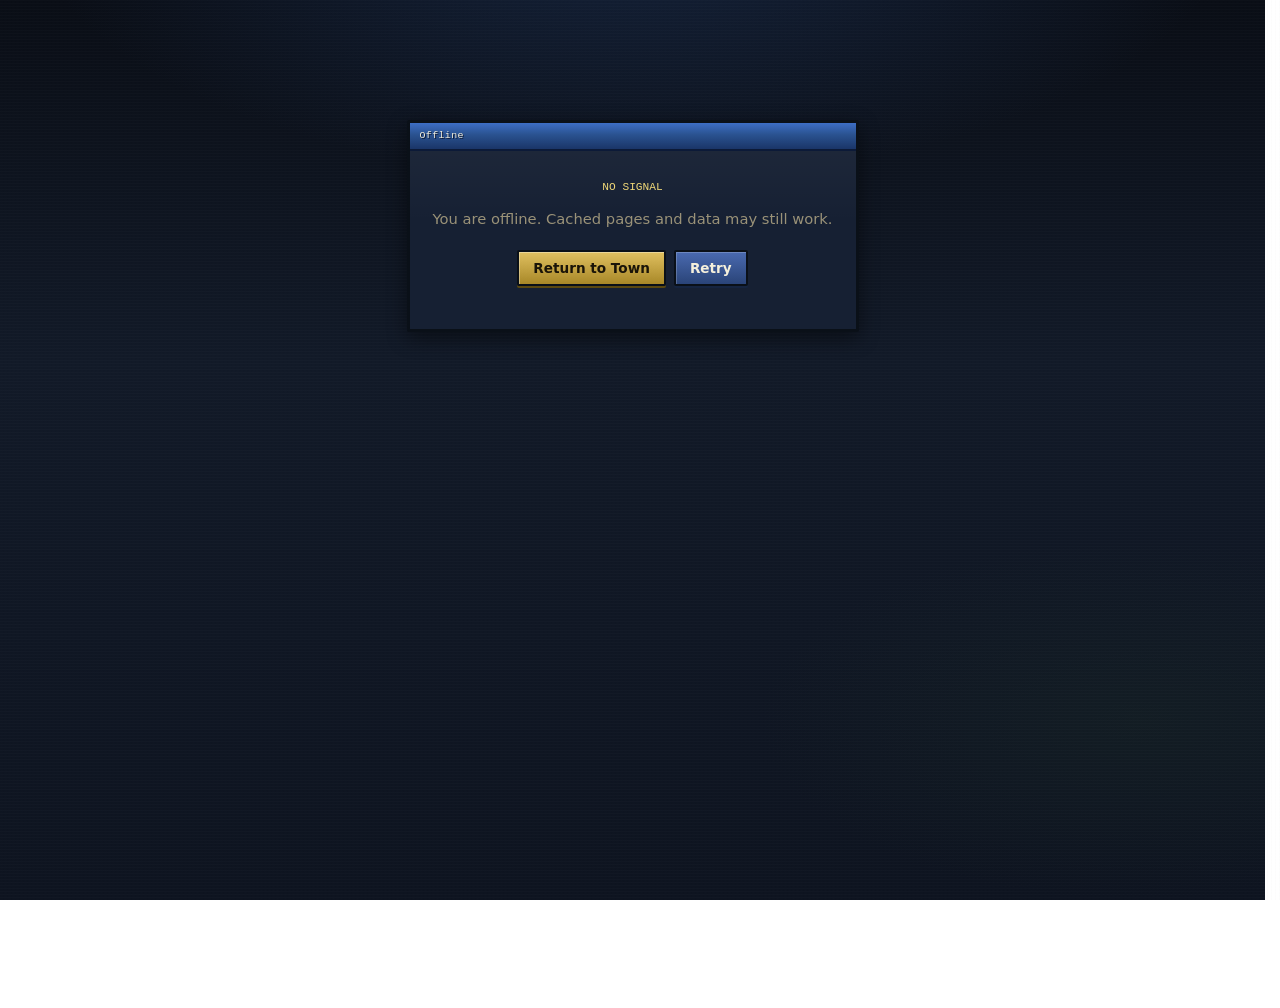
<file: offline.html>
<!DOCTYPE html>
<html lang="en-US">
<head>
  <meta charset="UTF-8">
  <meta name="viewport" content="width=device-width, initial-scale=1.0, viewport-fit=cover">
  <meta name="theme-color" content="#1a3568">
  <title>Offline — RO World Journey</title>
  <link rel="stylesheet" href="/shared/ro-ui.css">
</head>
<body class="ro-hub">
  <div class="ro-app" style="max-width:480px;margin-top:12vh">
    <div class="ro-window">
      <div class="ro-window-title">
        <span class="ro-window-title-text">Offline</span>
      </div>
      <div class="ro-window-body" style="text-align:center;padding:28px 20px">
        <p style="font-family:var(--font-pixel);font-size:0.7rem;color:var(--ro-gold-bright);margin:0 0 12px;line-height:1.5">NO SIGNAL</p>
        <p style="color:var(--ro-muted);margin:0 0 20px">You are offline. Cached pages and data may still work.</p>
        <p style="display:flex;gap:8px;justify-content:center;flex-wrap:wrap">
          <a class="ro-btn ro-btn-gold" href="/">Return to Town</a>
          <button type="button" class="ro-btn" onclick="location.reload()">Retry</button>
        </p>
      </div>
    </div>
  </div>
</body>
</html>
</file>
<file: media/fonts/noto-sans-tc.css>
/* Noto Sans TC - loaded from Google Fonts CDN */
@import url('https://fonts.googleapis.com/css2?family=Noto+Sans+TC:wght@300;400;500;700&display=swap');

body {
  font-family: 'Noto Sans TC', -apple-system, BlinkMacSystemFont, 'Segoe UI', Roboto, 'Helvetica Neue', Arial, sans-serif;
}
</file>
<file: shared/ro-ui.css>
/* ============================================================
   RO World Journey — Classic Ragnarok PC windowed UI
   Phase 1 design tokens + window components
   ============================================================ */

:root {
  /* Surfaces */
  --ro-bg-deep: #0a0e16;
  --ro-bg-mid: #121a28;
  --ro-panel-face: #1c2638;
  --ro-panel-inner: #162033;
  --ro-panel-edge-light: #4a5d78;
  --ro-panel-edge-dark: #0a1018;

  /* Title bar (classic RO blue) */
  --ro-title-top: #3d6ec4;
  --ro-title-mid: #2a5290;
  --ro-title-bot: #1a3568;
  --ro-title-text: #f5f0dc;
  --ro-title-shadow: #0c1a38;

  /* Gold / accent */
  --ro-gold: #d4b04a;
  --ro-gold-bright: #f0d878;
  --ro-gold-dim: #8a7020;
  --ro-accent: #5a9e3a;
  --ro-accent-dark: #3d6e28;

  /* Text */
  --ro-text: #e8e0c8;
  --ro-text-bright: #fff8e8;
  --ro-muted: #9a9278;
  --ro-link: #7eb8ff;

  /* Rarity (tooltips) */
  --rarity-common: #c8c8c8;
  --rarity-uncommon: #5ec45e;
  --rarity-rare: #5a9eff;
  --rarity-epic: #c070e8;
  --rarity-legendary: #f0a040;
  --rarity-unique: #e8c850;

  /* Bars */
  --ro-hp: #c43c3c;
  --ro-hp-glow: #ff6a6a;
  --ro-sp: #3c6ec4;
  --ro-sp-glow: #6aa0ff;
  --ro-exp: #c4a03c;

  /* Layout */
  --ro-bevel: 3px;
  --ro-radius: 2px;
  --ro-title-h: 28px;
  --sticky-header-height: 0px;
  --sticky-header-gap: 12px;

  /* Fonts */
  --font-pixel: "Courier New", "Lucida Console", monospace;
  --font-ui: "Noto Sans TC", "Nunito", "Segoe UI", system-ui, sans-serif;
  --font-body: "Noto Sans TC", "Nunito", system-ui, sans-serif;

  /* Compat aliases used by older tool CSS */
  --text-primary: var(--ro-text);
  --text-secondary: var(--ro-muted);
  --text-muted: var(--ro-muted);
  --bg-card: var(--ro-panel-face);
  --border-color: var(--ro-panel-edge-light);
  --accent: var(--ro-title-mid);
  --gold: var(--ro-gold);
}

/* ---------- Reset / base ---------- */
*,
*::before,
*::after {
  box-sizing: border-box;
}

html {
  -webkit-text-size-adjust: 100%;
  overflow-x: hidden;
  scrollbar-gutter: stable;
}

body.ro-hub,
body.hub-body {
  margin: 0;
  min-height: 100dvh;
  font-family: var(--font-body);
  color: var(--ro-text);
  line-height: 1.5;
  background:
    radial-gradient(ellipse 80% 50% at 50% -10%, rgba(45, 80, 140, 0.35), transparent 60%),
    radial-gradient(ellipse 60% 40% at 90% 80%, rgba(30, 50, 40, 0.25), transparent 50%),
    linear-gradient(180deg, var(--ro-bg-deep) 0%, var(--ro-bg-mid) 40%, #0e1420 100%);
  background-attachment: fixed;
}

/* Subtle stone noise via repeating CSS (no image required) */
body.ro-hub::before {
  content: "";
  position: fixed;
  inset: 0;
  pointer-events: none;
  opacity: 0.04;
  background-image:
    repeating-linear-gradient(0deg, transparent, transparent 2px, rgba(255, 255, 255, 0.4) 2px, rgba(255, 255, 255, 0.4) 3px),
    repeating-linear-gradient(90deg, transparent, transparent 3px, rgba(0, 0, 0, 0.3) 3px, rgba(0, 0, 0, 0.3) 4px);
  z-index: 0;
}

.ro-app {
  position: relative;
  z-index: 1;
  max-width: 1200px;
  margin: 0 auto;
  padding: 12px 14px calc(24px + env(safe-area-inset-bottom, 0px));
}

/* ---------- Beveled window panel ---------- */
.ro-window {
  background: var(--ro-panel-face);
  border-radius: var(--ro-radius);
  border: var(--ro-bevel) solid var(--ro-panel-edge-dark);
  box-shadow:
    inset 1px 1px 0 var(--ro-panel-edge-light),
    inset -1px -1px 0 #060a10,
    0 6px 20px rgba(0, 0, 0, 0.45);
  overflow: hidden;
  display: flex;
  flex-direction: column;
  min-width: 0;
}

.ro-window-title {
  height: var(--ro-title-h);
  min-height: var(--ro-title-h);
  display: flex;
  align-items: center;
  gap: 8px;
  padding: 0 10px;
  background: linear-gradient(
    180deg,
    var(--ro-title-top) 0%,
    var(--ro-title-mid) 45%,
    var(--ro-title-bot) 100%
  );
  border-bottom: 2px solid var(--ro-title-shadow);
  color: var(--ro-title-text);
  font-family: var(--font-pixel);
  font-size: 0.62rem;
  letter-spacing: 0.04em;
  text-shadow: 1px 1px 0 var(--ro-title-shadow);
  user-select: none;
}

.ro-window-title-icon {
  width: 18px;
  height: 18px;
  object-fit: contain;
  flex: 0 0 18px;
  image-rendering: auto;
}

.ro-window-title-text {
  flex: 1 1 auto;
  min-width: 0;
  overflow: hidden;
  text-overflow: ellipsis;
  white-space: nowrap;
}

.ro-window-title-actions {
  display: flex;
  gap: 4px;
  flex: 0 0 auto;
}

.ro-win-btn {
  width: 16px;
  height: 14px;
  border: 1px solid rgba(0, 0, 0, 0.4);
  background: linear-gradient(180deg, #6a8ec8, #3a5a98);
  box-shadow: inset 1px 1px 0 rgba(255, 255, 255, 0.25);
  color: #e8f0ff;
  font-size: 9px;
  line-height: 12px;
  text-align: center;
  cursor: default;
  padding: 0;
  border-radius: 1px;
}

.ro-window-body {
  padding: 12px 14px;
  background:
    linear-gradient(180deg, rgba(255, 255, 255, 0.03), transparent 40%),
    var(--ro-panel-inner);
  color: var(--ro-text);
  font-family: var(--font-ui);
  font-size: 0.92rem;
}

/* ---------- Header / nav ---------- */
.ro-header {
  display: grid;
  gap: 12px;
  margin-bottom: 16px;
}

.ro-header-top {
  display: flex;
  flex-wrap: wrap;
  align-items: center;
  justify-content: space-between;
  gap: 10px;
}

.ro-brand {
  display: flex;
  align-items: center;
  gap: 10px;
  min-width: 0;
}

.ro-brand-logo {
  width: 44px;
  height: 44px;
  object-fit: contain;
  flex: 0 0 44px;
  filter: drop-shadow(0 2px 4px rgba(0, 0, 0, 0.5));
}

.ro-brand-text {
  display: flex;
  flex-direction: column;
  gap: 2px;
  min-width: 0;
}

.ro-brand-title {
  font-family: var(--font-pixel);
  font-size: clamp(0.55rem, 2.5vw, 0.72rem);
  color: var(--ro-gold-bright);
  text-shadow: 1px 1px 0 #000, 0 0 12px rgba(212, 176, 74, 0.35);
  letter-spacing: 0.02em;
  line-height: 1.35;
}

.ro-brand-sub {
  font-size: 0.78rem;
  color: var(--ro-muted);
  font-family: var(--font-ui);
}

.header-controls {
  display: flex;
  flex-wrap: wrap;
  align-items: center;
  gap: 8px;
}

.header-controls .form-select,
.ro-select {
  min-height: 36px;
  padding: 6px 10px;
  border: 2px solid var(--ro-panel-edge-dark);
  border-radius: var(--ro-radius);
  background: linear-gradient(180deg, #2a3850, #1a2438);
  color: var(--ro-text);
  font-family: var(--font-ui);
  font-size: 0.85rem;
  box-shadow: inset 1px 1px 0 var(--ro-panel-edge-light);
  cursor: pointer;
}

.ro-btn {
  display: inline-flex;
  align-items: center;
  justify-content: center;
  gap: 6px;
  min-height: 36px;
  padding: 6px 14px;
  border: 2px solid var(--ro-panel-edge-dark);
  border-radius: var(--ro-radius);
  background: linear-gradient(180deg, #4a6ab0, #2a4478);
  color: var(--ro-title-text);
  font-family: var(--font-ui);
  font-weight: 700;
  font-size: 0.85rem;
  cursor: pointer;
  box-shadow:
    inset 1px 1px 0 rgba(255, 255, 255, 0.2),
    0 2px 0 #152440;
  text-decoration: none;
  transition: filter 0.15s ease, transform 0.1s ease;
}

.ro-btn:hover {
  filter: brightness(1.08);
}

.ro-btn:active {
  transform: translateY(1px);
  box-shadow: inset 1px 1px 0 rgba(0, 0, 0, 0.2);
}

.ro-btn-gold {
  background: linear-gradient(180deg, #e0c060, #a88828);
  color: #1a1408;
  box-shadow:
    inset 1px 1px 0 rgba(255, 255, 255, 0.35),
    0 2px 0 #5a4810;
}

/* Site nav — horizontal icon strip */
.site-nav {
  display: flex;
  flex-wrap: nowrap;
  gap: 6px;
  overflow-x: auto;
  -webkit-overflow-scrolling: touch;
  padding: 4px 2px 8px;
  scrollbar-width: thin;
}

.site-nav-item {
  display: flex;
  flex-direction: column;
  align-items: center;
  gap: 4px;
  min-width: 64px;
  padding: 8px 6px;
  text-decoration: none;
  color: var(--ro-text);
  background: linear-gradient(180deg, #243048, #182030);
  border: 2px solid var(--ro-panel-edge-dark);
  border-radius: var(--ro-radius);
  box-shadow: inset 1px 1px 0 var(--ro-panel-edge-light);
  transition: border-color 0.15s ease, transform 0.12s ease;
  flex: 0 0 auto;
}

.site-nav-item img {
  width: 36px;
  height: 36px;
  object-fit: contain;
}

.site-nav-item:hover {
  border-color: var(--ro-gold-dim);
  transform: translateY(-2px);
}

.site-nav-item.active {
  border-color: var(--ro-gold);
  box-shadow:
    inset 1px 1px 0 var(--ro-panel-edge-light),
    0 0 0 1px rgba(212, 176, 74, 0.35);
}

.site-nav-label {
  font-size: 0.68rem;
  font-weight: 700;
  color: var(--ro-muted);
  text-align: center;
  max-width: 72px;
  line-height: 1.2;
  overflow: hidden;
  text-overflow: ellipsis;
  white-space: nowrap;
}

.site-nav-item:hover .site-nav-label,
.site-nav-item.active .site-nav-label {
  color: var(--ro-gold-bright);
}

.site-nav.site-nav--compact .site-nav-label {
  display: none;
}

.site-nav.site-nav--compact .site-nav-item {
  min-width: 48px;
  padding: 6px;
}

/* ---------- Hub grid (tool windows) ---------- */
.ro-hub-intro {
  margin-bottom: 14px;
}

.ro-hub-intro p {
  margin: 0;
  color: var(--ro-muted);
  font-size: 0.9rem;
}

.ro-hub-toolbar {
  display: flex;
  flex-wrap: wrap;
  gap: 10px;
  align-items: center;
  margin-bottom: 14px;
}

.ro-search {
  flex: 1 1 200px;
  min-width: 0;
  min-height: 40px;
  padding: 8px 12px;
  border: 2px solid var(--ro-panel-edge-dark);
  border-radius: var(--ro-radius);
  background: #0e1420;
  color: var(--ro-text);
  font-family: var(--font-ui);
  font-size: 0.9rem;
  box-shadow: inset 1px 1px 0 #2a3850;
}

.ro-search::placeholder {
  color: var(--ro-muted);
}

.ro-search:focus {
  outline: none;
  border-color: var(--ro-title-mid);
  box-shadow:
    inset 1px 1px 0 #2a3850,
    0 0 0 2px rgba(61, 110, 196, 0.35);
}

.hub-grid,
.ro-hub-grid {
  display: grid;
  grid-template-columns: repeat(auto-fill, minmax(260px, 1fr));
  gap: 12px;
  align-items: stretch;
}

/* Tool card as mini window */
.hub-card,
.ro-tool-card {
  display: flex;
  flex-direction: column;
  text-decoration: none;
  color: inherit;
  background: var(--ro-panel-face);
  border: 3px solid var(--ro-panel-edge-dark);
  border-radius: var(--ro-radius);
  box-shadow:
    inset 1px 1px 0 var(--ro-panel-edge-light),
    inset -1px -1px 0 #060a10,
    0 4px 14px rgba(0, 0, 0, 0.35);
  overflow: hidden;
  min-height: 120px;
  transition: border-color 0.15s ease, transform 0.12s ease, box-shadow 0.15s ease;
}

.hub-card:hover,
.ro-tool-card:hover {
  border-color: var(--ro-gold-dim);
  transform: translateY(-3px);
  box-shadow:
    inset 1px 1px 0 var(--ro-panel-edge-light),
    0 8px 22px rgba(0, 0, 0, 0.45),
    0 0 0 1px rgba(212, 176, 74, 0.25);
}

.hub-card-titlebar {
  display: flex;
  align-items: center;
  gap: 8px;
  height: 26px;
  padding: 0 8px;
  background: linear-gradient(
    180deg,
    var(--ro-title-top) 0%,
    var(--ro-title-mid) 50%,
    var(--ro-title-bot) 100%
  );
  border-bottom: 1px solid var(--ro-title-shadow);
}

.hub-card-titlebar-label {
  font-family: var(--font-pixel);
  font-size: 0.5rem;
  color: var(--ro-title-text);
  text-shadow: 1px 1px 0 var(--ro-title-shadow);
  letter-spacing: 0.03em;
  overflow: hidden;
  text-overflow: ellipsis;
  white-space: nowrap;
}

.hub-card-main {
  display: flex;
  gap: 12px;
  padding: 12px;
  align-items: flex-start;
  flex: 1 1 auto;
  background: linear-gradient(180deg, rgba(255, 255, 255, 0.04), transparent 50%), var(--ro-panel-inner);
}

.hub-card-icon,
.ro-tool-card .hub-card-icon {
  flex: 0 0 48px;
  width: 48px;
  height: 48px;
  display: grid;
  place-items: center;
  background: #0e1420;
  border: 2px solid var(--ro-panel-edge-dark);
  box-shadow: inset 1px 1px 0 #2a3850;
  border-radius: 2px;
}

.hub-card-icon img {
  width: 40px;
  height: 40px;
  object-fit: contain;
}

.hub-card-body {
  display: flex;
  flex-direction: column;
  gap: 4px;
  min-width: 0;
  flex: 1 1 auto;
}

.hub-card-title {
  font-family: var(--font-ui);
  font-weight: 800;
  font-size: 1rem;
  color: var(--ro-gold-bright);
  line-height: 1.25;
}

.hub-card-desc {
  font-size: 0.82rem;
  color: var(--ro-muted);
  line-height: 1.35;
}

.hub-empty,
.ro-hub-empty {
  margin-top: 16px;
  padding: 16px;
  text-align: center;
  color: var(--ro-muted);
  border: 1px dashed var(--ro-panel-edge-light);
  border-radius: var(--ro-radius);
}

/* ---------- HP / SP style bars ---------- */
.ro-bar {
  height: 14px;
  border: 2px solid #0a0e14;
  border-radius: 2px;
  background: #0a1018;
  box-shadow: inset 1px 1px 0 #2a3040;
  overflow: hidden;
  position: relative;
}

.ro-bar-fill {
  height: 100%;
  max-width: 100%;
  background: linear-gradient(180deg, var(--ro-hp-glow), var(--ro-hp));
  box-shadow: inset 0 1px 0 rgba(255, 255, 255, 0.25);
  transition: width 0.25s ease;
}

.ro-bar-fill.is-sp {
  background: linear-gradient(180deg, var(--ro-sp-glow), var(--ro-sp));
}

.ro-bar-fill.is-exp {
  background: linear-gradient(180deg, #f0d060, var(--ro-exp));
}

.ro-bar-label {
  position: absolute;
  inset: 0;
  display: grid;
  place-items: center;
  font-size: 0.65rem;
  font-weight: 700;
  color: #fff;
  text-shadow: 0 1px 1px #000;
  pointer-events: none;
}

/* ---------- Tooltip (in-game style shell) ---------- */
.ro-tooltip {
  position: fixed;
  z-index: 10000;
  width: min(300px, calc(100vw - 24px));
  pointer-events: none;
  background: #101820;
  border: 2px solid var(--rarity-rare);
  border-radius: 2px;
  box-shadow: 0 8px 24px rgba(0, 0, 0, 0.55);
  padding: 0;
  overflow: hidden;
}

.ro-tooltip[hidden] {
  display: none !important;
}

.ro-tooltip-head {
  display: flex;
  gap: 8px;
  align-items: center;
  padding: 8px 10px;
  background: linear-gradient(180deg, #1a2838, #121c28);
  border-bottom: 1px solid rgba(255, 255, 255, 0.08);
}

.ro-tooltip-icon {
  width: 36px;
  height: 36px;
  object-fit: contain;
  flex: 0 0 36px;
  background: #0a1018;
  border: 1px solid #2a3850;
}

.ro-tooltip-name {
  font-weight: 800;
  font-size: 0.9rem;
  color: var(--ro-text-bright);
  line-height: 1.2;
}

.ro-tooltip-type {
  font-size: 0.72rem;
  color: var(--ro-muted);
}

.ro-tooltip-body {
  padding: 8px 10px 10px;
  font-size: 0.8rem;
  color: var(--ro-text);
}

.ro-tooltip[data-rarity="common"] {
  border-color: var(--rarity-common);
}
.ro-tooltip[data-rarity="uncommon"] {
  border-color: var(--rarity-uncommon);
}
.ro-tooltip[data-rarity="rare"] {
  border-color: var(--rarity-rare);
}
.ro-tooltip[data-rarity="epic"] {
  border-color: var(--rarity-epic);
}
.ro-tooltip[data-rarity="legendary"] {
  border-color: var(--rarity-legendary);
}
.ro-tooltip[data-rarity="unique"] {
  border-color: var(--rarity-unique);
}

/* ---------- Footer ---------- */
.ro-footer {
  margin-top: 20px;
  padding-top: 12px;
  border-top: 1px solid rgba(255, 255, 255, 0.08);
  display: flex;
  flex-wrap: wrap;
  gap: 8px 16px;
  align-items: center;
  justify-content: space-between;
  color: var(--ro-muted);
  font-size: 0.78rem;
}

.ro-footer a {
  color: var(--ro-link);
  text-decoration: none;
}

.ro-footer a:hover {
  text-decoration: underline;
}

/* ---------- Responsive ---------- */
@media (max-width: 720px) {
  .ro-app {
    padding: 10px 10px calc(20px + env(safe-area-inset-bottom, 0px));
  }

  .hub-grid,
  .ro-hub-grid {
    grid-template-columns: 1fr;
    gap: 10px;
  }

  .ro-brand-logo {
    width: 36px;
    height: 36px;
    flex-basis: 36px;
  }

  .site-nav-item {
    min-width: 56px;
  }
}

@media (min-width: 900px) {
  .hub-grid,
  .ro-hub-grid {
    grid-template-columns: repeat(2, 1fr);
  }
}

@media (min-width: 1100px) {
  .hub-grid,
  .ro-hub-grid {
    grid-template-columns: repeat(4, 1fr);
  }
}

@media (prefers-reduced-motion: reduce) {
  .hub-card,
  .ro-tool-card,
  .site-nav-item,
  .ro-btn {
    transition: none;
  }
}

/* Focus visibility */
.hub-card:focus-visible,
.ro-tool-card:focus-visible,
.site-nav-item:focus-visible,
.ro-btn:focus-visible,
.ro-search:focus-visible {
  outline: 2px solid var(--ro-gold);
  outline-offset: 2px;
}


/* ============================================================
   Phase 3 — Tool page shell (works with existing planner CSS)
   ============================================================ */

body.ro-shell {
  background:
    radial-gradient(ellipse 80% 50% at 50% -10%, rgba(45, 80, 140, 0.28), transparent 60%),
    linear-gradient(180deg, var(--ro-bg-deep) 0%, var(--ro-bg-mid) 50%, #0e1420 100%);
  background-attachment: fixed;
  color: var(--ro-text);
  min-height: 100dvh;
}

body.ro-shell .app {
  max-width: 1400px;
  margin: 0 auto;
  padding: 10px 12px calc(16px + env(safe-area-inset-bottom, 0px));
}

body.ro-shell .header {
  display: grid;
  gap: 10px;
  margin-bottom: 12px;
  padding: 10px 12px;
  background: var(--ro-panel-face);
  border: 3px solid var(--ro-panel-edge-dark);
  border-radius: var(--ro-radius);
  box-shadow:
    inset 1px 1px 0 var(--ro-panel-edge-light),
    0 4px 16px rgba(0, 0, 0, 0.4);
  position: sticky;
  top: 0;
  z-index: 100;
}

body.ro-shell .header-brand {
  display: flex;
  align-items: center;
  gap: 8px;
}

body.ro-shell .header-title {
  font-family: var(--font-pixel);
  font-size: clamp(0.5rem, 2vw, 0.65rem);
  color: var(--ro-gold-bright);
  text-shadow: 1px 1px 0 #000;
  letter-spacing: 0.03em;
}

body.ro-shell .header-controls {
  display: flex;
  flex-wrap: wrap;
  gap: 8px;
  align-items: center;
}

body.ro-shell .main,
body.ro-shell .main-content,
body.ro-shell main {
  background: var(--ro-panel-inner);
  border: 3px solid var(--ro-panel-edge-dark);
  border-radius: var(--ro-radius);
  box-shadow:
    inset 1px 1px 0 var(--ro-panel-edge-light),
    0 4px 14px rgba(0, 0, 0, 0.35);
  padding: 12px;
  min-width: 0;
}

/* Soften bright sky themes from skill-simulator when shell is on */
body.ro-shell.skill-planner-page,
body.ro-shell.hub-body {
  background:
    radial-gradient(ellipse 80% 50% at 50% -10%, rgba(45, 80, 140, 0.28), transparent 60%),
    linear-gradient(180deg, var(--ro-bg-deep) 0%, var(--ro-bg-mid) 50%, #0e1420 100%) !important;
}

body.ro-shell .form-select {
  min-height: 36px;
  padding: 6px 10px;
  border: 2px solid var(--ro-panel-edge-dark);
  border-radius: var(--ro-radius);
  background: linear-gradient(180deg, #2a3850, #1a2438);
  color: var(--ro-text);
  font-family: var(--font-ui);
}

@media (max-width: 768px) {
  body.ro-shell .header {
    position: sticky;
    top: 0;
  }
  body.ro-shell .app {
    padding: 8px 8px calc(12px + env(safe-area-inset-bottom, 0px));
  }
  body.ro-shell .main,
  body.ro-shell .main-content,
  body.ro-shell main {
    padding: 10px;
  }
}


/* ============================================================
   Phase 4 — In-game tooltips
   ============================================================ */

.ro-tooltip {
  position: fixed;
  z-index: 10000;
  width: min(300px, calc(100vw - 24px));
  pointer-events: none;
  background: #0c121a;
  border: 2px solid var(--rarity-rare);
  border-radius: 2px;
  box-shadow:
    0 0 0 1px rgba(0, 0, 0, 0.8),
    0 10px 28px rgba(0, 0, 0, 0.55);
  overflow: hidden;
  font-family: var(--font-ui);
}

.ro-tooltip[hidden] {
  display: none !important;
}

.ro-tooltip-head {
  display: flex;
  gap: 8px;
  align-items: center;
  padding: 8px 10px;
  background: linear-gradient(180deg, #1e2c40 0%, #121c2a 100%);
  border-bottom: 1px solid rgba(255, 255, 255, 0.08);
}

.ro-tooltip-icon {
  width: 36px;
  height: 36px;
  object-fit: contain;
  flex: 0 0 36px;
  background: #080c12;
  border: 1px solid #2a3850;
  border-radius: 2px;
}

.ro-tooltip-name {
  font-weight: 800;
  font-size: 0.9rem;
  color: var(--ro-text-bright);
  line-height: 1.2;
}

.ro-tooltip-type {
  font-size: 0.72rem;
  color: var(--ro-muted);
  margin-top: 2px;
}

.ro-tooltip-body {
  padding: 8px 10px 10px;
  font-size: 0.8rem;
  color: var(--ro-text);
  line-height: 1.4;
}

.ro-tooltip-stats {
  display: grid;
  gap: 2px;
  margin-bottom: 6px;
}

.ro-tooltip-stat {
  color: #b8f0a8;
  font-weight: 600;
}

.ro-tooltip-desc {
  color: var(--ro-muted);
  white-space: pre-wrap;
}

.ro-tooltip[data-rarity="common"] { border-color: var(--rarity-common); }
.ro-tooltip[data-rarity="uncommon"] { border-color: var(--rarity-uncommon); }
.ro-tooltip[data-rarity="rare"] { border-color: var(--rarity-rare); }
.ro-tooltip[data-rarity="epic"] { border-color: var(--rarity-epic); }
.ro-tooltip[data-rarity="legendary"] { border-color: var(--rarity-legendary); }
.ro-tooltip[data-rarity="unique"] { border-color: var(--rarity-unique); }

.ro-tooltip[data-rarity="uncommon"] .ro-tooltip-name { color: var(--rarity-uncommon); }
.ro-tooltip[data-rarity="rare"] .ro-tooltip-name { color: #9ec8ff; }
.ro-tooltip[data-rarity="epic"] .ro-tooltip-name { color: #d4a8f8; }
.ro-tooltip[data-rarity="legendary"] .ro-tooltip-name { color: #ffc070; }
.ro-tooltip[data-rarity="unique"] .ro-tooltip-name { color: var(--rarity-unique); }

/* Legacy #tooltip (skill / equipment) → RO chrome */
body.ro-shell #tooltip.tooltip,
body.ro-shell .tooltip.ro-legacy-tooltip,
body.ro-shell .tooltip:not(.hidden) {
  background: #0c121a !important;
  border: 2px solid var(--rarity-rare) !important;
  border-radius: 2px !important;
  box-shadow:
    0 0 0 1px rgba(0, 0, 0, 0.8),
    0 10px 28px rgba(0, 0, 0, 0.55) !important;
  color: var(--ro-text) !important;
  max-width: min(300px, calc(100vw - 24px)) !important;
  padding: 0 !important;
  overflow: hidden;
}

body.ro-shell #tooltip .tooltip-header,
body.ro-shell .tooltip .tooltip-header {
  display: flex;
  align-items: center;
  gap: 8px;
  padding: 8px 10px;
  margin: 0 !important;
  background: linear-gradient(180deg, #1e2c40 0%, #121c2a 100%);
  border-bottom: 1px solid rgba(255, 255, 255, 0.08);
}

body.ro-shell #tooltip .tooltip-icon,
body.ro-shell .tooltip .tooltip-icon {
  width: 36px !important;
  height: 36px !important;
  border-radius: 2px !important;
  border: 1px solid #2a3850 !important;
  object-fit: contain !important;
  background: #080c12;
}

body.ro-shell #tooltip .tooltip-title,
body.ro-shell .tooltip .tooltip-title {
  font-family: var(--font-ui) !important;
  font-size: 0.9rem !important;
  font-weight: 800 !important;
  color: #9ec8ff !important;
}

body.ro-shell #tooltip .tooltip-subtitle,
body.ro-shell .tooltip .tooltip-subtitle,
body.ro-shell #tooltip .tooltip-meta,
body.ro-shell .tooltip .tooltip-meta {
  color: var(--ro-muted) !important;
  font-size: 0.72rem !important;
}

body.ro-shell #tooltip .tooltip-desc,
body.ro-shell .tooltip .tooltip-desc,
body.ro-shell #tooltip .tooltip-section,
body.ro-shell .tooltip .tooltip-section {
  padding: 8px 10px;
  color: var(--ro-text) !important;
  font-size: 0.8rem !important;
}

body.ro-shell #tooltip .tooltip-section-title,
body.ro-shell .tooltip .tooltip-section-title {
  color: var(--ro-gold-bright) !important;
  font-weight: 700;
  margin-bottom: 4px;
}

body.ro-shell #tooltip .tooltip-list,
body.ro-shell .tooltip .tooltip-list {
  color: #b8f0a8 !important;
}

body.ro-shell #tooltip .tooltip-prereq.unmet,
body.ro-shell .tooltip .tooltip-prereq.unmet {
  color: #ff8a8a !important;
}


/* ============================================================
   Phase 5 — Site-wide search panel
   ============================================================ */

.ro-search-panel {
  position: fixed;
  inset: 0;
  z-index: 20000;
  display: none;
  align-items: flex-start;
  justify-content: center;
  padding: 8vh 12px 12px;
  background: rgba(4, 8, 14, 0.72);
  backdrop-filter: blur(3px);
}

.ro-search-panel.is-open {
  display: flex;
}

.ro-search-panel-inner {
  width: min(560px, 100%);
  max-height: min(70vh, 640px);
  display: flex;
  flex-direction: column;
}

.ro-search-panel-inner .ro-window-body {
  display: flex;
  flex-direction: column;
  gap: 10px;
  min-height: 0;
  flex: 1 1 auto;
}

.ro-search-panel .ro-search {
  width: 100%;
}

.ro-search-status {
  font-size: 0.78rem;
  color: var(--ro-muted);
}

.ro-search-results {
  overflow: auto;
  max-height: min(48vh, 420px);
  display: grid;
  gap: 4px;
  padding-right: 4px;
}

.ro-search-hit {
  display: grid;
  grid-template-columns: 72px 1fr;
  grid-template-rows: auto auto;
  column-gap: 10px;
  row-gap: 2px;
  padding: 8px 10px;
  text-decoration: none;
  color: var(--ro-text);
  background: rgba(0, 0, 0, 0.28);
  border: 1px solid rgba(255, 255, 255, 0.08);
  border-radius: 2px;
  transition: border-color 0.12s ease, background 0.12s ease;
}

.ro-search-hit:hover,
.ro-search-hit:focus {
  border-color: var(--ro-gold-dim);
  background: rgba(61, 110, 196, 0.15);
  outline: none;
}

.ro-search-hit-type {
  grid-row: 1 / span 2;
  align-self: center;
  font-size: 0.65rem;
  font-weight: 800;
  letter-spacing: 0.06em;
  text-transform: uppercase;
  color: var(--ro-gold-bright);
}

.ro-search-hit-name {
  font-weight: 700;
  font-size: 0.9rem;
  color: var(--ro-text-bright);
  overflow: hidden;
  text-overflow: ellipsis;
  white-space: nowrap;
}

.ro-search-hit-extra {
  grid-column: 2;
  font-size: 0.75rem;
  color: var(--ro-muted);
  overflow: hidden;
  text-overflow: ellipsis;
  white-space: nowrap;
}

.ro-search-empty {
  padding: 16px;
  text-align: center;
  color: var(--ro-muted);
  border: 1px dashed rgba(255, 255, 255, 0.12);
  border-radius: 2px;
}

.ro-search-panel .ro-window-title {
  justify-content: space-between;
}

.ro-search-panel .ro-search-close {
  cursor: pointer;
  width: 22px;
  height: 18px;
  line-height: 16px;
  font-size: 12px;
}


/* ============================================================
   Phase 6 — Favorites
   ============================================================ */

.ro-fav-star {
  display: inline-flex;
  align-items: center;
  justify-content: center;
  width: 28px;
  height: 28px;
  padding: 0;
  border: 1px solid rgba(255, 255, 255, 0.12);
  border-radius: 2px;
  background: rgba(0, 0, 0, 0.35);
  color: var(--ro-muted);
  font-size: 1rem;
  line-height: 1;
  cursor: pointer;
  flex: 0 0 auto;
  transition: color 0.12s ease, border-color 0.12s ease, background 0.12s ease;
}

.ro-fav-star:hover {
  color: var(--ro-gold-bright);
  border-color: var(--ro-gold-dim);
}

.ro-fav-star.is-on {
  color: var(--ro-gold-bright);
  border-color: var(--ro-gold-dim);
  background: rgba(212, 176, 74, 0.12);
  text-shadow: 0 0 8px rgba(240, 216, 120, 0.35);
}

.ro-fav-star--titlebar {
  width: 22px;
  height: 18px;
  font-size: 0.75rem;
  margin-left: auto;
  background: rgba(0, 0, 0, 0.25);
  border-color: rgba(0, 0, 0, 0.35);
  color: rgba(255, 255, 255, 0.75);
}

.ro-fav-star--titlebar.is-on {
  color: var(--ro-gold-bright);
}

.ro-search-hit {
  grid-template-columns: 72px 1fr auto;
}

.ro-search-hit .ro-fav-star {
  grid-row: 1 / span 2;
  align-self: center;
}

.ro-fav-panel {
  position: fixed;
  inset: 0;
  z-index: 20010;
  display: none;
  align-items: flex-start;
  justify-content: center;
  padding: 8vh 12px 12px;
  background: rgba(4, 8, 14, 0.72);
  backdrop-filter: blur(3px);
}

.ro-fav-panel.is-open {
  display: flex;
}

.ro-fav-panel-inner {
  width: min(520px, 100%);
  max-height: min(70vh, 640px);
  display: flex;
  flex-direction: column;
}

.ro-fav-panel-inner .ro-window-body {
  display: flex;
  flex-direction: column;
  gap: 10px;
  min-height: 0;
}

.ro-fav-toolbar {
  display: flex;
  flex-wrap: wrap;
  gap: 8px;
}

.ro-fav-status {
  font-size: 0.78rem;
  color: var(--ro-muted);
}

.ro-fav-list {
  overflow: auto;
  max-height: min(48vh, 420px);
  display: grid;
  gap: 4px;
}

.ro-fav-row {
  display: grid;
  grid-template-columns: 1fr auto;
  gap: 8px;
  align-items: center;
  padding: 6px 8px;
  background: rgba(0, 0, 0, 0.28);
  border: 1px solid rgba(255, 255, 255, 0.08);
  border-radius: 2px;
}

.ro-fav-link {
  display: grid;
  grid-template-columns: 72px 1fr;
  grid-template-rows: auto auto;
  column-gap: 8px;
  text-decoration: none;
  color: inherit;
  min-width: 0;
}

.ro-fav-type {
  grid-row: 1 / span 2;
  align-self: center;
  font-size: 0.65rem;
  font-weight: 800;
  letter-spacing: 0.06em;
  text-transform: uppercase;
  color: var(--ro-gold-bright);
}

.ro-fav-name {
  font-weight: 700;
  font-size: 0.9rem;
  color: var(--ro-text-bright);
  overflow: hidden;
  text-overflow: ellipsis;
  white-space: nowrap;
}

.ro-fav-extra {
  grid-column: 2;
  font-size: 0.75rem;
  color: var(--ro-muted);
  overflow: hidden;
  text-overflow: ellipsis;
  white-space: nowrap;
}

.ro-fav-empty {
  padding: 16px;
  text-align: center;
  color: var(--ro-muted);
  border: 1px dashed rgba(255, 255, 255, 0.12);
}


/* ============================================================
   Phase 7 — Cross-links
   ============================================================ */

.ro-links-group {
  margin-bottom: 10px;
}

.ro-links-group-title {
  font-size: 0.72rem;
  font-weight: 800;
  letter-spacing: 0.06em;
  text-transform: uppercase;
  color: var(--ro-gold-bright);
  margin-bottom: 6px;
}

.ro-links-chips {
  display: flex;
  flex-wrap: wrap;
  gap: 6px;
}

.ro-link-chip {
  display: inline-block;
  padding: 4px 8px;
  font-size: 0.78rem;
  font-weight: 600;
  color: var(--ro-text-bright);
  text-decoration: none;
  background: rgba(61, 110, 196, 0.18);
  border: 1px solid rgba(99, 150, 220, 0.35);
  border-radius: 2px;
  max-width: 100%;
  overflow: hidden;
  text-overflow: ellipsis;
  white-space: nowrap;
}

.ro-link-chip:hover {
  border-color: var(--ro-gold-dim);
  background: rgba(212, 176, 74, 0.12);
  color: var(--ro-gold-bright);
}

.ro-link-chip--more {
  opacity: 0.7;
  border-style: dashed;
}

.ro-links-panel {
  position: fixed;
  right: 12px;
  bottom: 12px;
  width: min(360px, calc(100vw - 24px));
  max-height: min(50vh, 420px);
  z-index: 19000;
  display: none;
  flex-direction: column;
}

.ro-links-panel.is-open {
  display: flex;
}

.ro-links-panel .ro-window-body {
  overflow: auto;
  max-height: min(40vh, 360px);
}

.ro-links-empty {
  color: var(--ro-muted);
  font-size: 0.85rem;
}

.ro-links-inline {
  margin-bottom: 12px;
}

.ro-links-inline-body {
  max-height: 180px;
  overflow: auto;
}

.ro-related-btn {
  min-height: 28px !important;
  padding: 4px 8px !important;
  font-size: 0.75rem !important;
  align-self: center;
}

.ro-search-hit {
  grid-template-columns: 72px 1fr auto auto;
}


/* ============================================================
   Phase 10 — A11y / polish
   ============================================================ */

:focus-visible {
  outline: 2px solid var(--ro-gold, #d4b04a);
  outline-offset: 2px;
}

button:focus:not(:focus-visible),
a:focus:not(:focus-visible) {
  outline: none;
}

@media (prefers-reduced-motion: reduce) {
  *,
  *::before,
  *::after {
    animation-duration: 0.01ms !important;
    animation-iteration-count: 1 !important;
    transition-duration: 0.01ms !important;
    scroll-behavior: auto !important;
  }
}

.ro-skip-link {
  position: absolute;
  left: -999px;
  top: 0;
  background: var(--ro-gold);
  color: #1a1408;
  padding: 8px 12px;
  z-index: 30000;
  font-weight: 800;
}

.ro-skip-link:focus {
  left: 8px;
  top: 8px;
}
</file>
<file: sea/skill-simulator/styles.css>
/* ============================================================
   RTNW Skill Simulator — Ragnarok Online themed skin
   ============================================================ */

@import url('https://fonts.googleapis.com/css2?family=Baloo+2:wght@500;600;700;800&family=Nunito:wght@400;600;700;800&display=swap');

:root {
    --sky-top: #8fd0f2;
    --sky-mid: #bfe6f7;
    --sky-bottom: #eaf6fd;

    --bg-primary: #cfeaf9;
    --bg-secondary: #ffffff;
    --bg-tertiary: #eef5fb;
    --bg-card: rgba(255, 255, 255, 0.94);
    --bg-card-soft: rgba(255, 255, 255, 0.7);

    --text-primary: #223466;
    --text-secondary: #4a5c8c;
    --text-muted: #8296c2;
    --text-on-accent: #ffffff;

    --accent: #5b6ee8;
    --accent-dark: #4453c9;
    --accent-light: #8b9cff;
    --accent-glow: rgba(91, 110, 232, 0.30);

    --gold: #f4b93f;
    --gold-dark: #d9911e;
    --gold-glow: rgba(244, 185, 63, 0.45);

    --success: #46c98a;
    --warning: #f4b93f;
    --danger: #ef5b6a;

    --border-color: rgba(120, 150, 205, 0.35);
    --border-strong: rgba(91, 110, 232, 0.55);

    --skill-unlocked: #5b6ee8;
    --skill-available: #46c98a;
    --skill-locked: #c3d3ea;

    --radius: 12px;
    --radius-lg: 20px;
    --shadow: 0 10px 30px rgba(40, 70, 130, 0.18);
    --shadow-soft: 0 4px 14px rgba(40, 70, 130, 0.12);
    --transition: all 0.2s ease;
    --sticky-header-height: 0px;
    --sticky-header-gap: 20px;
}

* { margin: 0; padding: 0; box-sizing: border-box; }

html { overflow-y: scroll; overflow-x: hidden; scrollbar-gutter: stable; -webkit-text-size-adjust: 100%; }

body {
    font-family: 'Nunito', 'Noto Sans', system-ui, -apple-system, "Segoe UI", Roboto, "Helvetica Neue", Arial, sans-serif;
    color: var(--text-primary);
    min-height: 100vh;
    line-height: 1.6;
    background:
        radial-gradient(ellipse 500px 220px at 12% 8%, rgba(255,255,255,0.85), rgba(255,255,255,0) 70%),
        radial-gradient(ellipse 420px 180px at 82% 4%, rgba(255,255,255,0.7), rgba(255,255,255,0) 70%),
        radial-gradient(ellipse 600px 260px at 65% 22%, rgba(255,255,255,0.55), rgba(255,255,255,0) 70%),
        radial-gradient(ellipse 460px 200px at 20% 40%, rgba(255,255,255,0.4), rgba(255,255,255,0) 70%),
        linear-gradient(180deg, var(--sky-top) 0%, var(--sky-mid) 45%, var(--sky-bottom) 100%);
    background-attachment: fixed;
}

.app { display: flex; flex-direction: column; min-height: 100vh; }

/* ---------------- Header ---------------- */

.header {
    display: flex;
    flex-direction: column;
    align-items: center;
    gap: 12px;
    padding: 1rem 2rem;
    background: linear-gradient(180deg, #6f7ff0 0%, #5b6ee8 55%, #4c5fdd 100%);
    border-bottom: 3px solid var(--gold);
    box-shadow: 0 6px 20px rgba(60, 80, 180, 0.35);
    position: sticky;
    top: 0;
    z-index: 900;
}

.header-logo { justify-self: start; height: 36px; width: 36px; object-fit: contain; filter: drop-shadow(0 2px 3px rgba(0,0,0,0.25)); }
.header-brand { display: flex; flex-direction: column; align-items: center; gap: 6px; text-align: center; }

.header-title {
    font-family: 'Baloo 2', 'Nunito', sans-serif;
    font-size: 1.1rem;
    font-weight: 700;
    letter-spacing: 0.04em;
    color: #ffffff;
    text-transform: uppercase;
    text-shadow: 0 2px 4px rgba(30, 40, 100, 0.4);
}

.header-share-btn {
    border: 1px solid rgba(255, 255, 255, 0.35);
    background: linear-gradient(180deg, #ffd873, var(--gold-dark));
    color: #5a3a08;
    border-radius: 999px;
    padding: 6px 14px;
    display: inline-flex;
    align-items: center;
    gap: 8px;
    cursor: pointer;
    transition: var(--transition);
    font: inherit;
    font-weight: 800;
    box-shadow: 0 3px 0 #a6690f, 0 4px 10px rgba(0,0,0,0.2);
}

.header-share-btn:hover {
    border-color: rgba(255, 255, 255, 0.5);
    color: #3d2604;
    transform: translateY(-2px);
    box-shadow: 0 5px 0 #a6690f, 0 6px 14px rgba(0,0,0,0.25);
}

.header-share-btn svg { width: 18px; height: 18px; }
.header-share-btn .site-nav-label { margin: 0; font-size: 0.8rem; color: inherit; }

.main-content { padding: 20px; }

@media (max-width: 480px) {
    .main-content { padding: 10px; }
}

.loading-state {
    padding: 24px; text-align: center; color: var(--text-muted);
    background: var(--bg-card); border: 1px solid var(--border-color); border-radius: var(--radius);
}

.simulator-layout {
    display: grid;
    grid-template-columns: minmax(0, 1fr) 340px;
    gap: 24px;
    align-items: start;
    max-width: 1600px;
    margin: 0 auto;
    width: 100%;
}

.skill-planner-layout.has-unique-sidebar { grid-template-columns: 148px minmax(0, 1fr) 340px; }

.main { display: grid; grid-template-columns: 280px 1fr 320px; flex: 1; gap: 1rem; padding: 1rem; }

/* ---------------- Nav / job select toolbar ---------------- */

.site-nav {
    display: flex; align-items: center; flex-wrap: wrap; gap: 12px;
    justify-content: center; width: 100%; max-width: 1100px; margin: 0 auto;
}

.header-controls:empty { display: none; }
.header-controls:not(:empty) { width: 100%; display: flex; justify-content: flex-start; align-items: center; align-self: stretch; }

.site-nav-item {
    min-width: 64px; padding: 6px 6px 4px; border-radius: 12px;
    background: var(--bg-card); border: 2px solid var(--border-color);
    display: inline-flex; flex-direction: column; align-items: center; justify-content: center;
    box-shadow: var(--shadow-soft); transition: var(--transition); text-decoration: none;
    color: inherit; text-align: center; cursor: pointer; font: inherit;
}

.site-nav-item img { width: 40px; height: 40px; object-fit: contain; flex: 0 0 40px; }
.site-nav-item svg { width: 28px; height: 28px; }
.site-nav-item:hover { transform: translateY(-2px); border-color: var(--accent); }

.site-nav-item.active {
    border-color: var(--gold);
    background: linear-gradient(180deg, #fff6e0, #ffffff);
    box-shadow: 0 0 0 3px var(--gold-glow), var(--shadow-soft);
}

.site-nav-item.disabled { opacity: 0.4; filter: grayscale(1); cursor: default; pointer-events: none; }

.site-nav-label {
    margin-top: 4px; font-size: 0.65rem; font-weight: 700; color: var(--text-secondary);
    text-align: center; line-height: 1; white-space: nowrap;
}

.site-nav.site-nav--compact {
    flex-wrap: nowrap; justify-content: flex-start; overflow-x: auto; overflow-y: hidden;
    -webkit-overflow-scrolling: touch; scroll-snap-type: x proximity; padding-bottom: 2px;
}

.site-nav.site-nav--compact .site-nav-item { flex: 0 0 auto; min-width: 52px; scroll-snap-align: start; }
.site-nav.site-nav--compact .site-nav-label { display: none; }

.page-toolbar {
    display: flex; align-items: center; justify-content: center; gap: 16px; flex-wrap: wrap;
    max-width: 1600px; margin: 0 auto; padding: 12px 20px 0;
}

.page-toolbar-slot { display: flex; align-items: center; }

.page-toolbar .form-select,
.page-toolbar .job-select-shell,
.page-toolbar .job-select-button,
.page-toolbar .btn,
.page-toolbar .header-share-btn {
    min-height: 42px; height: 42px; width: 220px; min-width: 220px; max-width: 220px;
    flex: 0 0 220px; box-sizing: border-box;
}

.page-toolbar .btn, .page-toolbar .header-share-btn { padding: 0 16px; }
.page-toolbar .job-select-shell { position: relative; }
.page-toolbar .form-select { padding: 0 12px; line-height: 40px; font-size: 0.9rem; }
.job-select-native { position: absolute; inset: 0; width: 100%; height: 100%; opacity: 0; pointer-events: none; }

.job-select-button {
    width: 100%; border: 2px solid var(--border-color); background: var(--bg-card); color: var(--text-primary);
    border-radius: 999px; display: inline-flex; align-items: center; justify-content: space-between;
    gap: 12px; padding: 0 14px; cursor: pointer; transition: var(--transition); font: inherit;
    font-weight: 700; text-align: left; box-shadow: var(--shadow-soft);
}

.job-select-button:hover { border-color: var(--accent); }
.job-select-button:focus-visible, .job-select-button[aria-expanded="true"] {
    outline: none; border-color: var(--accent); box-shadow: 0 0 0 3px var(--accent-glow);
}

.job-select-button-content { min-width: 0; display: inline-flex; align-items: center; gap: 10px; flex: 1 1 auto; }
.job-select-button-label { min-width: 0; overflow: hidden; text-overflow: ellipsis; white-space: nowrap; }
.job-select-button-icon, .job-select-option-icon { width: 28px; height: 28px; flex: 0 0 28px; object-fit: contain; }
.job-select-button-icon[hidden], .job-select-option-icon[hidden] { display: none; }

.job-select-button-caret {
    width: 10px; height: 10px; flex: 0 0 10px;
    border-right: 2px solid var(--accent); border-bottom: 2px solid var(--accent);
    transform: translateY(-2px) rotate(45deg); opacity: 0.8; transition: transform 0.2s ease;
}

.job-select-button[aria-expanded="true"] .job-select-button-caret { transform: translateY(2px) rotate(-135deg); }

.job-select-popover {
    position: absolute; top: calc(100% + 8px); left: 0; right: 0; z-index: 950;
    background: var(--bg-card); border: 2px solid var(--border-color);
    border-radius: var(--radius-lg); box-shadow: var(--shadow); overflow: hidden;
}

.job-select-list { list-style: none; margin: 0; padding: 6px; max-height: min(420px, 60vh); overflow-y: auto; }

.job-select-option {
    display: flex; align-items: center; gap: 10px; width: 100%; min-height: 40px;
    padding: 6px 10px; background: transparent; border: 1px solid transparent; border-radius: var(--radius);
    color: var(--text-primary); cursor: pointer; transition: var(--transition); font: inherit;
    font-weight: 600; text-align: left;
}

.job-select-option:hover, .job-select-option:focus { background: rgba(91, 110, 232, 0.10); outline: none; }
.job-select-option[aria-selected="true"] { background: rgba(91, 110, 232, 0.16); border: 1px solid var(--border-strong); color: var(--accent-dark); }
.job-select-option-label { min-width: 0; overflow: hidden; text-overflow: ellipsis; white-space: nowrap; }

.page-toolbar .header-share-btn { justify-content: center; border-radius: 999px; }
.page-toolbar .header-share-btn .site-nav-label { margin-top: 0; font-size: 0.85rem; line-height: 1; }
.page-toolbar .header-share-btn svg { width: 16px; height: 16px; }

.unique-skill-mobile-host { display: none; }
.skill-planner-mobile-toolbar { display: none; }

.skill-planner-sidebar {
    position: sticky; top: calc(var(--sticky-header-height) + var(--sticky-header-gap));
    align-self: start; display: grid; gap: 16px;
}

.skill-planner-job-host, .skill-planner-mobile-job-host, .skill-planner-sidebar .job-select-shell { min-width: 0; }
.skill-planner-sidebar .job-select-shell, .skill-planner-mobile-toolbar .job-select-shell { position: relative; width: 100%; }
.skill-planner-sidebar .job-select-button, .skill-planner-mobile-toolbar .job-select-button,
.skill-planner-sidebar .job-select-native, .skill-planner-mobile-toolbar .job-select-native { width: 100%; }

@media (max-width: 768px) {
    .page-toolbar { padding: 10px 16px 0; }
    .page-toolbar .form-select, .page-toolbar .job-select-shell, .page-toolbar .job-select-button,
    .page-toolbar .btn, .page-toolbar .header-share-btn {
        width: 180px; min-width: 180px; max-width: 180px; flex: 0 0 180px;
    }
}

@media (max-width: 400px) {
    .page-toolbar { padding: 8px 10px 0; gap: 8px; }
    .page-toolbar .form-select, .page-toolbar .job-select-shell, .page-toolbar .job-select-button,
    .page-toolbar .btn, .page-toolbar .header-share-btn {
        width: auto; min-width: 0; max-width: none; flex: 1 1 130px;
    }
}

/* ---------------- Job sections (rendered inside #simulator-container) ---------------- */

#simulator-container { display: flex; flex-direction: column; gap: 24px; }

.job-section {
    background: var(--bg-card);
    border-radius: var(--radius-lg);
    border: 2px solid var(--border-color);
    box-shadow: var(--shadow);
    overflow: hidden;
}

.job-section.locked-preview { opacity: 0.6; filter: grayscale(0.4); }

.job-header-banner {
    display: flex;
    align-items: center;
    gap: 14px;
    padding: 14px 20px;
    background: linear-gradient(180deg, #6f7ff0 0%, #5b6ee8 55%, #4c5fdd 100%);
    border-bottom: 3px solid var(--gold);
}

.job-icon-large {
    width: 52px; height: 52px; object-fit: contain; border-radius: 50%;
    background: rgba(255,255,255,0.25); padding: 4px;
    border: 2px solid rgba(255,255,255,0.5);
    box-shadow: 0 2px 6px rgba(0,0,0,0.25);
}

.job-info { flex: 1; }

.job-info h2 {
    font-family: 'Baloo 2', sans-serif;
    font-size: 1.15rem;
    font-weight: 800;
    color: #ffffff;
    text-shadow: 0 2px 4px rgba(30,40,100,0.35);
    margin-bottom: 2px;
}

.job-points { font-size: 0.85rem; font-weight: 700; color: rgba(255,255,255,0.9); }
.job-points .highlight { color: #ffe08a; font-weight: 800; }
.job-points .text-danger { color: #ffb3b3 !important; }

.job-skills-container {
    position: relative;
    display: grid;
    /* Column count stays at 5 on every screen size — this matches GRID_COLUMNS in
       simulator.js, which lays skills out by fixed row/column position. Changing
       the column count on small screens (as before) desyncs the CSS grid from
       that position data and scrambles the branching tree shape. Instead we keep
       5 columns always and shrink the nodes/gaps fluidly with clamp(). */
    grid-template-columns: repeat(5, minmax(0, 1fr));
    gap: clamp(10px, 4vw, 28px) clamp(4px, 2vw, 12px);
    padding: clamp(10px, 3vw, 24px) clamp(6px, 3vw, 20px);
}

@media (max-width: 480px) {
    .job-skills-container { gap: 8px 3px; padding: 8px 4px; }
}

.skill-group-outline {
    position: absolute;
    border: 2px dashed var(--border-strong);
    border-radius: 14px;
    background: rgba(91, 110, 232, 0.04);
    pointer-events: none;
    z-index: 0;
}

/* ---------------- Skill node / tree ---------------- */

.skill-node {
    position: relative;
    z-index: 1;
    display: flex;
    flex-direction: column;
    align-items: center;
    gap: 0.4rem;
    width: 100%;
    text-align: center;
}

.skill-node.empty { visibility: hidden; }

.skill-outline-anchor {
    display: flex;
    flex-direction: column;
    align-items: center;
    gap: 0.4rem;
    width: max-content;
    max-width: 100%;
}

.skill-icon-wrapper {
    position: relative;
    width: clamp(38px, 11vw, 68px);
    height: clamp(38px, 11vw, 68px);
    border-radius: 50%;
    overflow: hidden;
    cursor: pointer;
    transition: var(--transition);
    background: radial-gradient(circle at 35% 30%, #eef4ff, #c7d3ec 70%);
    border: 3px solid #c7d3ec;
    box-shadow: inset 0 2px 4px rgba(255,255,255,0.6), 0 3px 8px rgba(60, 80, 150, 0.18);
}

.skill-icon-wrapper:hover { transform: scale(1.08); z-index: 2; border-color: var(--accent); }

/* locked = not yet reachable: grayscale, dim, silver ring */
.skill-icon-wrapper.locked {
    opacity: 0.55;
    cursor: not-allowed;
    filter: grayscale(100%);
    border-color: #d6dfef;
}

/* available = can allocate now: blue ring, full colour, subtle pulse-ready look */
.skill-icon-wrapper.available {
    opacity: 1;
    border-color: var(--accent-light);
    box-shadow: inset 0 2px 4px rgba(255,255,255,0.6), 0 0 0 3px var(--accent-glow), 0 3px 8px rgba(60, 80, 150, 0.18);
}

/* active = has some points but not maxed */
.skill-icon-wrapper.active {
    opacity: 1;
    border-color: var(--accent);
    background: radial-gradient(circle at 35% 30%, #eef1ff, #dce3ff 70%);
    box-shadow: inset 0 2px 4px rgba(255,255,255,0.7), 0 0 0 3px var(--accent-glow), 0 3px 10px rgba(70, 90, 220, 0.25);
}

/* maxed = fully allocated: gold ring, warm glow */
.skill-icon-wrapper.maxed {
    opacity: 1;
    border-color: var(--gold);
    background: radial-gradient(circle at 35% 30%, #fff9ea, #ffe6ab 70%);
    box-shadow: inset 0 2px 4px rgba(255,255,255,0.7), 0 0 0 3px var(--gold-glow), 0 3px 10px rgba(200, 140, 20, 0.3);
}

.skill-icon { width: 100%; height: 100%; object-fit: cover; background: transparent; border-radius: 50%; }

.skill-level {
    position: absolute;
    bottom: -2px;
    left: 50%;
    transform: translateX(-50%);
    background: linear-gradient(180deg, #3d4ec9, #2c3a9c);
    color: #ffffff;
    font-size: clamp(0.5rem, 1.6vw, 0.62rem);
    padding: 1px clamp(4px, 1.5vw, 7px);
    border-radius: 999px;
    font-weight: 800;
    border: 1px solid rgba(255,255,255,0.5);
    box-shadow: 0 2px 4px rgba(0,0,0,0.25);
    white-space: nowrap;
}

.skill-icon-wrapper.maxed .skill-level { background: linear-gradient(180deg, #ffd873, var(--gold-dark)); color: #5a3a08; }

.skill-level.over-natural, .tooltip-subtitle.over-natural {
    color: #ffffff; background: linear-gradient(180deg, #ff8a8a, var(--danger));
}

.skill-name {
    font-size: clamp(0.52rem, 1.7vw, 0.68rem);
    font-weight: 700;
    text-align: center;
    color: var(--text-secondary);
    max-width: min(96px, 100%);
    line-height: 1.2;
    min-height: 2.2em;
    word-break: break-word;
    white-space: normal;
    overflow: hidden;
    display: -webkit-box;
    -webkit-line-clamp: 2;
    -webkit-box-orient: vertical;
}

.skill-tags-mini {
    display: flex; flex-wrap: wrap; align-items: center; justify-content: center; gap: 3px;
    margin-bottom: 4px; width: 100%; max-width: 100%;
}

.skill-tag-mini {
    display: inline-flex; align-items: center; justify-content: center; min-width: 14px; height: clamp(13px, 3.5vw, 16px);
    padding: 0 clamp(3px, 1vw, 5px); border-radius: 999px; background: transparent; border: 1px solid var(--tag-color, var(--border-color));
    color: var(--tag-color, var(--text-secondary)); font-size: clamp(0.5rem, 1.5vw, 0.6rem); font-weight: 700; line-height: 1; gap: 3px; flex: 0 0 auto;
}

.skill-tag-mini-text { line-height: 1; white-space: nowrap; }

.skill-controls { display: flex; gap: clamp(2px, 1vw, 0.25rem); }

.skill-btn {
    width: clamp(16px, 5.5vw, 22px); height: clamp(16px, 5.5vw, 22px); border-radius: 50%; border: none; cursor: pointer; font-weight: 800;
    display: flex; align-items: center; justify-content: center; transition: var(--transition);
    box-shadow: 0 2px 4px rgba(0,0,0,0.2); font-size: clamp(0.62rem, 2.2vw, 0.85rem); line-height: 1;
    touch-action: manipulation;
}

.skill-btn.add { background: var(--success); color: #fff; }
.skill-btn.add-max { background: var(--gold); color: #5a3a08; }
.skill-btn.remove { background: var(--danger); color: #fff; }
.skill-btn:disabled { opacity: 0.3; cursor: not-allowed; }

/* ---------------- Career traits ---------------- */

.traits-section {
    background: var(--bg-card);
    border-radius: var(--radius-lg);
    border: 2px solid var(--border-color);
    box-shadow: var(--shadow);
    overflow: hidden;
}

.traits-section.locked-preview { opacity: 0.6; filter: grayscale(0.4); }

.traits-section-header {
    padding: 12px 20px;
    background: linear-gradient(180deg, #eef2ff, #ffffff);
    border-bottom: 2px solid var(--border-color);
}

.traits-section-title {
    font-family: 'Baloo 2', sans-serif;
    font-size: 0.95rem;
    font-weight: 700;
    color: var(--accent-dark);
    text-transform: uppercase;
    letter-spacing: 0.04em;
}

.traits-grid {
    display: grid;
    grid-template-columns: repeat(5, minmax(0, 1fr));
    gap: clamp(8px, 3vw, 20px) clamp(4px, 2vw, 12px);
    padding: clamp(10px, 3vw, 20px);
}

.trait-node .skill-icon-wrapper.maxed { border-color: var(--gold); }

/* ---------------- Job path selection ("Choose your Path") ---------------- */

.job-selection-container {
    background: var(--bg-card);
    border-radius: var(--radius-lg);
    border: 2px solid var(--border-color);
    box-shadow: var(--shadow);
    padding: 18px 20px;
}

.job-selection-container h3 {
    font-family: 'Baloo 2', sans-serif;
    color: var(--accent-dark);
    font-size: 1rem;
    margin-bottom: 12px;
}

.job-selection-grid {
    display: grid;
    grid-template-columns: repeat(auto-fill, minmax(96px, 1fr));
    gap: 14px;
}

.job-card {
    display: flex;
    flex-direction: column;
    align-items: center;
    gap: 6px;
    padding: 10px 8px;
    border-radius: var(--radius);
    border: 2px solid var(--border-color);
    background: var(--bg-tertiary);
    cursor: pointer;
    transition: var(--transition);
}

.job-card:hover { border-color: var(--accent); transform: translateY(-2px); box-shadow: var(--shadow-soft); }

.job-card img { width: 44px; height: 44px; object-fit: contain; border-radius: 50%; }

.job-card-name { font-size: 0.75rem; font-weight: 700; color: var(--text-secondary); text-align: center; }

/* ---------------- Unique skill sidebar ---------------- */

.unique-skill-panel {
    background: var(--bg-card);
    border-radius: var(--radius-lg);
    border: 2px solid var(--border-color);
    box-shadow: var(--shadow);
    overflow: hidden;
    padding: 16px;
}

.unique-skill-owner {
    font-family: 'Baloo 2', sans-serif;
    font-size: 0.85rem;
    font-weight: 700;
    color: var(--accent-dark);
    text-transform: uppercase;
    letter-spacing: 0.04em;
    margin-bottom: 12px;
    text-align: center;
}

.unique-skill-grid {
    display: grid;
    grid-template-columns: repeat(2, minmax(0, 1fr));
    gap: 16px;
}

.unique-skill-card {
    display: flex;
    flex-direction: column;
    align-items: center;
    gap: 6px;
    padding: 10px;
    border-radius: var(--radius);
    border: 2px solid transparent;
    transition: var(--transition);
}

.unique-skill-card.selected { border-color: var(--gold); background: rgba(244, 185, 63, 0.10); }

.unique-skill-icon-wrapper {
    position: relative;
    width: 60px; height: 60px;
    border-radius: 50%;
    border: 3px solid var(--gold);
    background: radial-gradient(circle at 35% 30%, #fff9ea, #ffe6ab 70%);
    cursor: pointer;
    padding: 0;
    box-shadow: inset 0 2px 4px rgba(255,255,255,0.7), 0 3px 8px rgba(200, 140, 20, 0.25);
    overflow: visible;
}

.unique-skill-icon { width: 100%; height: 100%; object-fit: cover; border-radius: 50%; }

.unique-skill-name {
    font-size: 0.68rem; font-weight: 700; text-align: center; color: var(--text-secondary);
    max-width: 96px; line-height: 1.2; overflow: hidden;
}

.unique-skill-controls { display: flex; gap: 0.25rem; }

/* ---------------- Skill detail / tooltip content ---------------- */

.skill-details, .skill-detail-modal-content { padding: 1rem; }

.details-placeholder { color: var(--text-muted); text-align: center; padding: 2rem; font-size: 0.85rem; }

.skill-detail-header { display: flex; gap: 0.85rem; margin-bottom: 0.85rem; align-items: flex-start; }

.skill-detail-icon {
    width: 56px; height: 56px; border-radius: 50%; object-fit: cover;
    border: 3px solid var(--gold); box-shadow: var(--shadow-soft); flex: 0 0 56px;
}

.skill-detail-info h3 { font-family: 'Baloo 2', sans-serif; font-size: 1rem; color: var(--accent-dark); margin-bottom: 2px; line-height: 1.25; }
.skill-detail-info .skill-type { font-size: 0.72rem; color: var(--text-muted); font-weight: 700; }
.tooltip-subtitle { font-size: 0.75rem; color: var(--accent-dark); font-weight: 800; margin-top: 2px; }

.skill-tags { display: flex; flex-wrap: wrap; gap: 6px; margin-bottom: 0.75rem; }

.skill-tag {
    display: inline-flex; align-items: center; padding: 2px 9px; border-radius: 999px;
    background: transparent; border: 1px solid var(--tag-color, var(--border-color));
    color: var(--tag-color, var(--text-secondary)); font-size: 0.68rem; font-weight: 700;
}

.skill-detail-section { margin-top: 0.9rem; padding-top: 0.9rem; border-top: 1px solid var(--border-color); }

.skill-detail-section-title {
    font-size: 0.7rem; font-weight: 800; color: var(--text-muted);
    text-transform: uppercase; letter-spacing: 0.06em; margin-bottom: 0.5rem;
}

/* Descriptions — kept compact and readable, not oversized */
.skill-detail-desc, .tooltip-desc {
    font-size: 0.8rem;
    color: var(--text-secondary);
    line-height: 1.55;
    margin-bottom: 0.6rem;
}

.skill-stats-grid {
    display: grid;
    grid-template-columns: 1fr 1fr;
    gap: 0.4rem;
    font-size: 0.72rem;
    margin-top: 0.5rem;
}

.stat-item {
    display: flex; justify-content: space-between; gap: 6px; padding: 0.35rem 0.5rem;
    background: var(--bg-tertiary); border-radius: 8px; border: 1px solid var(--border-color);
}

.stat-label { color: var(--text-muted); font-weight: 700; }
.stat-value { color: var(--text-primary); font-weight: 700; }

.skill-coeff-table {
    width: 100%;
    border-collapse: collapse;
    font-size: 0.72rem;
    margin-top: 0.4rem;
}

.skill-coeff-table th, .skill-coeff-table td {
    padding: 4px 6px;
    text-align: left;
    border-bottom: 1px solid var(--border-color);
}

.skill-coeff-table thead th { color: var(--text-muted); font-weight: 800; text-transform: uppercase; font-size: 0.62rem; }
.skill-coeff-table tbody th { color: var(--text-secondary); font-weight: 700; }
.skill-coeff-table td { color: var(--text-primary); font-weight: 600; }

.pvp-trend.up { color: var(--danger); }
.pvp-trend.down { color: var(--success); }

.skill-prereqs { margin-top: 1rem; padding-top: 1rem; border-top: 2px solid var(--border-color); }
.skill-prereqs h4 { font-size: 0.75rem; color: var(--text-muted); margin-bottom: 0.5rem; text-transform: uppercase; letter-spacing: 0.05em; }
.prereq-item { font-size: 0.78rem; padding: 0.2rem 0; font-weight: 600; }
.prereq-item.met { color: var(--success); }
.prereq-item.unmet { color: var(--danger); }

.tooltip-prereqs { margin-bottom: 0.5rem; }
.tooltip-prereq { font-size: 0.72rem; font-weight: 700; padding: 1px 0; }
.tooltip-prereq.unmet { color: var(--danger); }

.skill-next-level { margin-top: 0.6rem; padding-top: 0.6rem; border-top: 1px dashed var(--border-color); }
.next-level-header { font-size: 0.68rem; font-weight: 800; color: var(--accent-dark); text-transform: uppercase; letter-spacing: 0.05em; margin-bottom: 0.3rem; }

.unique-skill-panel, .skill-detail-panel {
    background: var(--bg-card); border-radius: var(--radius-lg); border: 2px solid var(--border-color);
    box-shadow: var(--shadow); overflow: hidden;
}

/* ---------------- Buttons / modal / tooltip ---------------- */

.btn {
    padding: 0.55rem 1.1rem; border-radius: 999px; border: none; cursor: pointer; font-weight: 700;
    transition: var(--transition); background: linear-gradient(180deg, var(--accent-light), var(--accent));
    color: #fff; box-shadow: 0 3px 0 var(--accent-dark), 0 4px 8px rgba(0,0,0,0.15);
}

.btn:hover { transform: translateY(-1px); }

.btn-danger { background: linear-gradient(180deg, #ff8a8a, var(--danger)); color: white; box-shadow: 0 3px 0 #c23444, 0 4px 8px rgba(0,0,0,0.15); }
.btn-danger:hover { filter: brightness(1.05); }

.skill-detail-modal {
    position: fixed; inset: 0; z-index: 1200; display: flex; align-items: center; justify-content: center;
    background: rgba(30, 45, 90, 0.45); backdrop-filter: blur(2px);
}

.skill-detail-modal[aria-hidden="true"]:not(.open) { display: none; }
.skill-detail-modal:not(.open) { display: none; }

.skill-detail-modal-dialog {
    background: var(--bg-card); border-radius: var(--radius-lg); border: 3px solid var(--gold);
    box-shadow: var(--shadow); max-width: 460px; width: 92%; max-height: 82vh; overflow-y: auto;
}

.skill-detail-modal-dialog h3 {
    font-family: 'Baloo 2', sans-serif; color: var(--accent-dark); padding: 1rem; font-size: 1rem;
    border-bottom: 2px solid var(--border-color); background: linear-gradient(180deg, #eef2ff, #ffffff);
}

.tooltip {
    position: fixed; z-index: 1000; background: var(--bg-card); border: 2px solid var(--gold);
    border-radius: var(--radius); padding: 0.7rem; max-width: 260px; pointer-events: none;
    box-shadow: var(--shadow); color: var(--text-primary);
}

.tooltip.hidden { display: none; }

.tooltip-header { display: flex; align-items: center; gap: 0.6rem; margin-bottom: 0.4rem; }
.tooltip-icon { width: 38px; height: 38px; border-radius: 50%; object-fit: cover; border: 2px solid var(--gold); flex: 0 0 38px; }
.tooltip-title { font-family: 'Baloo 2', sans-serif; font-size: 0.85rem; color: var(--accent-dark); font-weight: 700; line-height: 1.2; }

::-webkit-scrollbar { width: 10px; }
::-webkit-scrollbar-track { background: var(--bg-tertiary); }
::-webkit-scrollbar-thumb { background: var(--accent-light); border-radius: 999px; border: 2px solid var(--bg-tertiary); }

/* ---------------- Responsive ---------------- */

@media (max-width: 1200px) {
    .header { grid-template-columns: 1fr; row-gap: 12px; }
    .header-controls { justify-self: center; flex-wrap: wrap; justify-content: center; }
    .header-brand { justify-self: center; }
    .site-nav { justify-self: center; justify-content: center; }
    .main { grid-template-columns: 240px 1fr; }
    .details-panel { display: none; }
    .unique-skill-panel, .skill-detail-panel { display: block; }
}

@media (max-width: 1100px) {
    .simulator-layout { grid-template-columns: 1fr; }
    .unique-skill-panel, .skill-detail-panel { position: static; max-height: none; }
}
</file>
<file: sea/events/events.css>
.events-layout {
    width: min(100%, 1760px);
    margin: 0 auto;
    padding: 0;
}

.events-panel {
    border: 1px solid var(--border-color);
    border-radius: var(--radius-lg);
    background: var(--bg-secondary);
    padding: 18px;
    box-shadow: none;
}

.events-toolbar {
    display: flex;
    justify-content: space-between;
    align-items: flex-start;
    gap: 16px;
    margin-bottom: 16px;
    flex-wrap: wrap;
}

.events-mode-switch {
    display: inline-flex;
    align-items: center;
    gap: 6px;
    padding: 4px;
    border: 1px solid var(--border-color);
    border-radius: 999px;
    background: var(--bg-tertiary);
}

.events-mode-btn {
    border: 0;
    background: transparent;
    color: var(--text-secondary);
    border-radius: 999px;
    padding: 8px 14px;
    min-width: 88px;
    font: inherit;
    font-weight: 700;
    cursor: pointer;
    transition: var(--transition);
}

.events-mode-btn:hover {
    color: var(--text-primary);
}

.events-mode-btn.active {
    background: rgba(87, 242, 135, 0.14);
    color: var(--text-primary);
    box-shadow: 0 0 0 1px rgba(87, 242, 135, 0.35);
}

.events-toolbar-meta {
    display: flex;
    flex-direction: column;
    align-items: flex-end;
    gap: 8px;
}

.events-local-toggle {
    display: inline-flex;
    align-items: center;
    gap: 10px;
    color: var(--text-secondary);
    font-size: 0.95rem;
    cursor: pointer;
}

.events-local-toggle input {
    accent-color: var(--success);
}

.events-timezone-note {
    color: var(--text-muted);
    font-size: 0.8rem;
}

.events-weekly-controls {
    display: flex;
    justify-content: flex-start;
    margin-bottom: 16px;
}

.events-all-day-toggle {
    display: inline-flex;
    align-items: center;
    gap: 10px;
    border: 1px solid var(--border-color);
    background: var(--bg-tertiary);
    color: var(--text-primary);
    border-radius: 10px;
    padding: 9px 12px;
    font-size: 0.9rem;
    font-weight: 700;
    cursor: pointer;
    transition: var(--transition);
}

.events-all-day-toggle:hover {
    border-color: rgba(87, 242, 135, 0.35);
}

.events-all-day-toggle input {
    accent-color: var(--success);
}

.events-content {
    display: block;
}

.events-weekly-desktop {
    display: grid;
    gap: 18px;
}

.events-weekly-section {
    display: grid;
    gap: 10px;
}

.events-weekly-section-title {
    color: var(--text-primary);
    font-size: 1rem;
    font-weight: 800;
}

.events-schedule-table {
    display: grid;
    grid-template-columns: 68px repeat(var(--events-day-count), minmax(0, 1fr));
    border: 1px solid var(--border-color);
    border-radius: var(--radius);
    overflow: hidden;
    background: rgba(0, 0, 0, 0.14);
}

.events-schedule-corner,
.events-schedule-head,
.events-schedule-time,
.events-schedule-cell {
    min-width: 0;
}

.events-schedule-corner {
    background: rgba(255, 255, 255, 0.03);
    border-bottom: 1px solid rgba(255, 255, 255, 0.06);
}

.events-schedule-head {
    display: grid;
    gap: 3px;
    justify-items: center;
    align-content: center;
    padding: 10px 6px;
    background: rgba(255, 255, 255, 0.03);
    border-left: 1px solid rgba(255, 255, 255, 0.06);
    border-bottom: 1px solid rgba(255, 255, 255, 0.06);
}

.events-schedule-head.is-current {
    background: rgba(87, 242, 135, 0.08);
}

.events-schedule-head-day {
    color: var(--text-primary);
    font-size: 0.82rem;
    font-weight: 800;
}

.events-schedule-head-badge {
    color: var(--success);
    font-size: 0.72rem;
    font-weight: 800;
    text-transform: uppercase;
}

.events-schedule-row {
    display: contents;
}

.events-schedule-time {
    padding: 10px 6px;
    color: var(--text-muted);
    font-size: 0.72rem;
    font-weight: 800;
    border-top: 1px solid rgba(255, 255, 255, 0.05);
    background: rgba(255, 255, 255, 0.02);
}

.events-schedule-cell {
    padding: 6px;
    border-left: 1px solid rgba(255, 255, 255, 0.06);
    border-top: 1px solid rgba(255, 255, 255, 0.05);
    min-height: 96px;
    display: grid;
    align-content: start;
    gap: 6px;
}

.events-schedule-cell.is-current {
    background: rgba(87, 242, 135, 0.04);
}

.events-schedule-empty {
    min-height: 100%;
}

.events-event-tile {
    display: grid;
    justify-items: start;
    align-content: start;
    gap: 4px;
    width: 100%;
    border: 1px solid rgba(255, 255, 255, 0.08);
    border-radius: 10px;
    background: rgba(255, 255, 255, 0.03);
    color: inherit;
    padding: 8px;
    text-align: left;
    cursor: pointer;
    transition: var(--transition);
}

.events-event-tile:hover {
    background: rgba(255, 255, 255, 0.05);
    border-color: rgba(87, 242, 135, 0.28);
}

.events-event-icon,
.events-event-icon-placeholder,
.events-calendar-icon,
.events-calendar-icon-placeholder {
    width: 24px;
    height: 24px;
    border-radius: 7px;
    background: rgba(255, 255, 255, 0.05);
    object-fit: contain;
}

.events-event-icon-placeholder,
.events-calendar-icon-placeholder {
    display: block;
}

.events-event-name,
.events-calendar-name {
    color: var(--text-primary);
    font-size: 0.8rem;
    font-weight: 800;
    line-height: 1.25;
}

.events-event-time,
.events-calendar-range {
    color: var(--text-secondary);
    font-size: 0.72rem;
    line-height: 1.35;
}

.events-event-requirement,
.events-calendar-requirement {
    color: var(--warning);
    font-size: 0.7rem;
    line-height: 1.35;
}

.events-mobile-weekly {
    display: none;
}

.events-day-nav {
    display: none;
    align-items: center;
    justify-content: space-between;
    gap: 12px;
    margin-bottom: 12px;
    padding: 10px 12px;
    border: 1px solid transparent;
    border-radius: 12px;
    background: transparent;
}

.events-day-nav.is-current {
    background: rgba(87, 242, 135, 0.06);
    border-color: rgba(87, 242, 135, 0.28);
}

.events-day-nav-label-wrap {
    display: grid;
    justify-items: center;
    gap: 4px;
    flex: 1 1 auto;
    min-width: 0;
}

.events-day-nav-label {
    font-size: 1rem;
    font-weight: 800;
    color: var(--text-primary);
    text-align: center;
}

.events-day-nav-badge {
    color: var(--success);
    font-size: 0.72rem;
    font-weight: 800;
    text-transform: uppercase;
}

.events-day-nav-badge.is-hidden {
    visibility: hidden;
}

.events-day-nav-btn {
    width: 36px;
    height: 36px;
    border-radius: 999px;
    border: 1px solid var(--border-color);
    background: var(--bg-tertiary);
    color: var(--text-primary);
    font: inherit;
    font-size: 1.3rem;
    line-height: 1;
    cursor: pointer;
}

.events-mobile-day-list {
    display: grid;
    gap: 10px;
}

.events-mobile-card-wrap .events-event-tile {
    min-height: 0;
}

.events-calendar-grid {
    display: grid;
    grid-template-columns: repeat(auto-fill, minmax(240px, 1fr));
    gap: 14px;
}

.events-calendar-card {
    display: grid;
    justify-items: start;
    align-content: start;
    gap: 8px;
    width: 100%;
    min-height: 168px;
    border: 1px solid rgba(255, 255, 255, 0.08);
    border-radius: var(--radius);
    background: rgba(0, 0, 0, 0.14);
    color: inherit;
    padding: 14px;
    text-align: left;
    cursor: pointer;
    transition: var(--transition);
}

.events-calendar-card:hover {
    background: rgba(255, 255, 255, 0.04);
    border-color: rgba(87, 242, 135, 0.28);
}

.events-day-empty,
.events-empty {
    padding: 20px 12px;
    text-align: center;
    color: var(--text-muted);
}

.events-modal-description[hidden],
.events-modal-meta[hidden],
.events-modal-rewards[hidden] {
    display: none !important;
}

.events-modal[hidden] {
    display: none;
}

.events-modal {
    position: fixed;
    inset: 0;
    z-index: 1100;
}

.events-modal-backdrop {
    position: absolute;
    inset: 0;
    background: rgba(0, 0, 0, 0.58);
}

.events-modal-dialog {
    position: relative;
    width: min(720px, calc(100vw - 24px));
    max-height: calc(100vh - 24px);
    margin: 12px auto;
    overflow: auto;
    border: 1px solid var(--border-color);
    border-radius: var(--radius-lg);
    background: var(--bg-secondary);
    box-shadow: none;
    padding: 20px;
}

.events-modal-close {
    position: absolute;
    top: 12px;
    right: 12px;
    width: 32px;
    height: 32px;
    border-radius: 999px;
    border: 1px solid var(--border-color);
    background: var(--bg-tertiary);
    color: var(--text-primary);
    font: inherit;
    font-weight: 700;
    cursor: pointer;
}

.events-modal-header {
    display: flex;
    align-items: center;
    gap: 14px;
    padding-right: 42px;
}

.events-modal-icon {
    width: 56px;
    height: 56px;
    border-radius: 8px;
    background: rgba(255, 255, 255, 0.05);
    object-fit: contain;
    padding: 6px;
    flex: 0 0 56px;
}

.events-modal-title {
    font-size: 1.3rem;
    font-weight: 800;
    line-height: 1.2;
    color: var(--text-primary);
}

.events-modal-description {
    margin-top: 18px;
    color: var(--text-secondary);
    font-size: 0.96rem;
    line-height: 1.65;
}

.events-modal-meta,
.events-modal-rewards {
    margin-top: 18px;
    display: grid;
    gap: 10px;
}

.events-modal-meta-label {
    color: var(--text-muted);
    font-size: 0.78rem;
    font-weight: 700;
    text-transform: uppercase;
    letter-spacing: 0.05em;
}

.events-modal-meta-value {
    color: var(--warning);
    font-weight: 700;
    white-space: pre-line;
}

.events-modal-reward-strip {
    display: flex;
    flex-wrap: wrap;
    gap: 10px;
}

.events-modal-reward {
    position: relative;
    width: 56px;
    height: 56px;
    border-radius: 8px;
    border: 1px solid rgba(255, 255, 255, 0.08);
    background: rgba(255, 255, 255, 0.04);
    overflow: hidden;
}

.events-modal-reward.quality-2 {
    background: rgba(88, 190, 96, 0.28);
    border-color: rgba(88, 190, 96, 0.5);
    box-shadow: inset 0 0 0 1px rgba(255, 255, 255, 0.04);
}

.events-modal-reward.quality-3 {
    background: rgba(59, 169, 255, 0.3);
    border-color: rgba(59, 169, 255, 0.52);
    box-shadow: inset 0 0 0 1px rgba(255, 255, 255, 0.04);
}

.events-modal-reward.quality-4 {
    background: rgba(172, 106, 255, 0.3);
    border-color: rgba(172, 106, 255, 0.54);
    box-shadow: inset 0 0 0 1px rgba(255, 255, 255, 0.04);
}

.events-modal-reward.quality-5 {
    background: rgba(251, 191, 36, 0.32);
    border-color: rgba(251, 191, 36, 0.56);
    box-shadow: inset 0 0 0 1px rgba(255, 255, 255, 0.04);
}

.events-modal-reward.quality-6 {
    background: rgba(239, 68, 68, 0.32);
    border-color: rgba(239, 68, 68, 0.56);
    box-shadow: inset 0 0 0 1px rgba(255, 255, 255, 0.04);
}

.events-modal-reward img {
    width: 100%;
    height: 100%;
    object-fit: contain;
    padding: 6px;
}

.events-modal-reward-count {
    position: absolute;
    right: 4px;
    bottom: 3px;
    padding: 1px 5px;
    border-radius: 999px;
    background: rgba(0, 0, 0, 0.72);
    color: #fff;
    font-size: 0.7rem;
    font-weight: 700;
    line-height: 1.2;
}

@media (max-width: 920px) {
    .events-schedule-table {
        grid-template-columns: 62px repeat(var(--events-day-count), minmax(0, 1fr));
    }

    .events-schedule-cell {
        padding: 5px;
        min-height: 88px;
    }
}

@media (max-width: 760px) {
    .events-layout {
        padding: 0;
    }

    .events-panel {
        padding: 14px;
    }

    .events-toolbar {
        gap: 12px;
    }

    .events-toolbar-meta {
        width: 100%;
        align-items: flex-start;
    }

    .events-mode-switch {
        width: 100%;
    }

    .events-mode-btn {
        flex: 1 1 0;
        min-width: 0;
    }

    .events-weekly-desktop {
        display: none;
    }

    .events-mobile-weekly {
        display: block;
    }

    .events-day-nav {
        display: flex;
    }

    .events-calendar-grid {
        grid-template-columns: 1fr;
    }

    .events-modal-dialog {
        width: calc(100vw - 16px);
        margin: 8px auto;
        padding: 16px;
    }
}
</file>
<file: sea/study/study.css>
:root {
  color-scheme: dark;
}

.study-layout {
  padding: 0;
}

.study-panel {
  background: var(--bg-card, rgba(0, 0, 0, 0.4));
  border-radius: var(--radius-lg, 16px);
  border: 1px solid var(--border-color, rgba(255, 255, 255, 0.1));
  padding: 20px;
}

.study-header {
  display: flex;
  align-items: center;
  justify-content: space-between;
  gap: 16px;
  margin-bottom: 16px;
}

.study-title {
  font-size: 1.1rem;
  font-weight: 700;
  color: var(--text-primary, #fff);
}

.study-subtitle {
  font-size: 0.85rem;
  color: var(--text-secondary, #b6b9c5);
}

.study-toolbar {
  display: flex;
  flex-wrap: wrap;
  align-items: flex-end;
  gap: 16px;
  margin-bottom: 16px;
}

.study-select {
  display: grid;
  gap: 6px;
  font-size: 0.85rem;
  color: var(--text-secondary, #b6b9c5);
}

.study-search-wrap {
  display: grid;
  gap: 6px;
  font-size: 0.85rem;
  color: var(--text-secondary, #b6b9c5);
  min-width: 220px;
  flex: 1;
}

.study-select select {
  min-width: 220px;
  border: 1px solid rgba(255, 255, 255, 0.12);
  background: rgba(0, 0, 0, 0.35);
  color: var(--text-primary, #fff);
  border-radius: 10px;
  padding: 8px 12px;
  font: inherit;
}

.study-search {
  border: 1px solid rgba(255, 255, 255, 0.10);
  background: rgba(0, 0, 0, 0.25);
  color: var(--text-primary, #fff);
  border-radius: 10px;
  padding: 8px 12px;
  font: inherit;
}

.study-toggle {
  display: inline-flex;
  align-items: center;
  gap: 8px;
  font-size: 0.85rem;
  color: var(--text-secondary, #b6b9c5);
  align-self: flex-end;
  height: 38px;
  padding: 0 12px;
  border-radius: 10px;
  border: 1px solid rgba(255, 193, 64, 0.55);
  background: rgba(255, 193, 64, 0.16);
  color: #f8e7b1;
}

.study-toggle input {
  width: 18px;
  height: 18px;
  accent-color: rgba(255, 193, 64, 0.95);
}

.study-content {
  display: grid;
  grid-template-columns: repeat(auto-fill, minmax(300px, 1fr));
  gap: 12px;
  align-items: start;
}

.study-content.is-banquet {
  --banquet-max-answers: 5;
  grid-template-columns: repeat(auto-fill, minmax(280px, 1fr));
  gap: 10px;
}

.qa-card {
  border: 1px solid rgba(255, 255, 255, 0.08);
  background: rgba(0, 0, 0, 0.3);
  border-radius: 12px;
  padding: 8px 10px;
  display: grid;
  gap: 8px;
  min-height: 230px;
  height: 100%;
  min-width: 0;
  grid-template-rows: auto 1fr auto;
}

.qa-card.banquet-card {
  min-height: auto;
  grid-template-rows: auto 1fr auto;
}

.qa-header {
  display: flex;
  align-items: center;
  justify-content: space-between;
  gap: 12px;
}

.qa-id {
  font-size: 0.8rem;
  text-transform: uppercase;
  letter-spacing: 0.08em;
  color: var(--text-muted, #8b8fa3);
}

.qa-question {
  font-size: 1rem;
  font-weight: 600;
  color: var(--text-primary, #fff);
  min-height: 64px;
  overflow-wrap: anywhere;
  word-break: break-word;
}

.qa-answer-row {
  display: flex;
  align-items: center;
  gap: 12px;
  flex-wrap: wrap;
  margin-top: auto;
}

.qa-answer-value {
  width: 100%;
  height: 72px;
  border-radius: 14px;
  border: 1px solid rgba(99, 201, 246, 0.35);
  background: rgba(99, 201, 246, 0.12);
  font-weight: 700;
  letter-spacing: 0.04em;
  color: #eaf7ff;
  display: grid;
  grid-template-rows: auto 1fr;
  align-items: center;
  text-align: center;
  cursor: pointer;
  user-select: none;
  padding: 8px;
  line-height: 1.25;
  transition: 0.2s ease;
}

.qa-answer-value .copy-btn {
  position: absolute;
  top: 8px;
  right: 8px;
  width: 26px;
  height: 26px;
  border-radius: 8px;
  border: 1px solid rgba(255, 255, 255, 0.12);
  background: rgba(0, 0, 0, 0.35);
  color: rgba(255, 255, 255, 0.8);
  display: grid;
  place-items: center;
  cursor: pointer;
  font-size: 0.85rem;
  transition: 0.2s ease;
  padding: 0 6px;
  position: absolute;
}

.qa-answer-value,
.qa-option,
.qa-card {
  overflow: visible;
}

.qa-answer-value,
.qa-option {
  z-index: 2;
}

.copy-toast {
  position: fixed;
  transform: translate(-50%, -100%);
  background: rgba(20, 26, 32, 0.95);
  border: 1px solid rgba(56, 211, 120, 0.6);
  color: #bff3d0;
  padding: 6px 12px;
  border-radius: 8px;
  font-size: 0.75rem;
  white-space: nowrap;
  box-shadow: 0 6px 16px rgba(0, 0, 0, 0.4);
  pointer-events: none;
  z-index: 99999;
  opacity: 0;
  transition: opacity 0.15s ease;
}

.copy-toast.is-visible {
  opacity: 1;
}

.qa-answer-value .copy-btn:hover {
  color: #fff;
  border-color: rgba(255, 255, 255, 0.4);
}

.qa-answer-value {
  position: relative;
}

.qa-option {
  position: relative;
}

.qa-option .copy-btn {
  position: absolute;
  top: 6px;
  right: 8px;
  width: 20px;
  height: 20px;
  border-radius: 6px;
  border: 1px solid rgba(255, 255, 255, 0.12);
  background: rgba(0, 0, 0, 0.35);
  color: rgba(255, 255, 255, 0.75);
  display: grid;
  place-items: center;
  cursor: pointer;
  font-size: 0.7rem;
  transition: 0.2s ease;
}

.qa-option .copy-btn:hover {
  color: #fff;
  border-color: rgba(255, 255, 255, 0.4);
}
.qa-card.banquet-card .qa-answer-value {
  height: calc(var(--banquet-max-answers) * 32px + (var(--banquet-max-answers) - 1) * 6px);
}

.qa-card.banquet-card .qa-answer-text {
  white-space: pre-line;
  font-size: 0.95rem;
  line-height: 1.3;
}

.qa-card.is-hidden .qa-answer-value {
  color: rgba(255, 255, 255, 0.8);
}

.qa-answer-label {
  font-size: 0.7rem;
  letter-spacing: 0.08em;
  text-transform: uppercase;
  color: var(--text-muted, #8b8fa3);
  justify-self: start;
}

.qa-answer-value[data-type="multi"] .qa-answer-label {
  justify-self: center;
  text-align: center;
  width: 100%;
}

.qa-answer-text {
  font-size: 1.05rem;
  color: #eaf7ff;
  overflow-wrap: anywhere;
  word-break: break-word;
  user-select: text;
}

.banquet-toggle {
  width: 100%;
  border: 1px solid rgba(255, 255, 255, 0.18);
  background: rgba(0, 0, 0, 0.35);
  color: var(--text-secondary, #b6b9c5);
  border-radius: 10px;
  padding: 8px 10px;
  font-size: 0.8rem;
  letter-spacing: 0.06em;
  cursor: pointer;
  transition: 0.2s ease;
}

.banquet-toggle:hover {
  color: #fff;
  border-color: rgba(255, 255, 255, 0.4);
}

.banquet-answers {
  display: grid;
  gap: 6px;
  margin-top: 6px;
  grid-auto-rows: 32px;
  min-height: calc(var(--banquet-max-answers) * 32px + (var(--banquet-max-answers) - 1) * 6px);
}

.banquet-single {
  border: 1px solid rgba(99, 201, 246, 0.45);
  background: rgba(99, 201, 246, 0.12);
  border-radius: 10px;
  padding: 8px 10px;
  font-weight: 700;
  color: #eaf7ff;
  text-align: center;
  min-height: calc(32px * 5 + 6px * 4);
  display: grid;
  place-items: center;
}
.qa-answer-options {
  display: grid;
  gap: 6px;
  margin-top: 6px;
  max-height: 100%;
  overflow-y: auto;
  padding-right: 6px;
}

.qa-option {
  display: grid;
  grid-template-columns: 18px 1fr;
  align-items: center;
  gap: 8px;
  padding: 6px 8px;
  border-radius: 10px;
  border: 1px solid rgba(255, 255, 255, 0.12);
  background: rgba(0, 0, 0, 0.25);
  font-size: 0.85rem;
  color: var(--text-secondary, #b6b9c5);
}

.qa-option.is-correct {
  border-color: rgba(99, 201, 246, 0.5);
  background: rgba(99, 201, 246, 0.12);
  color: #eaf7ff;
}

.qa-option-check {
  width: 18px;
  height: 18px;
  border-radius: 5px;
  display: grid;
  place-items: center;
  border: 1px solid rgba(99, 201, 246, 0.5);
  color: #d6f4ff;
  font-size: 0.75rem;
}

.qa-option-text {
  text-align: left;
  overflow-wrap: anywhere;
  word-break: break-word;
  user-select: text;
}

.qa-answer-value:hover {
  border-color: rgba(99, 201, 246, 0.65);
  transform: translateY(-1px);
}

.study-empty {
  padding: 18px;
  border: 1px dashed rgba(255, 255, 255, 0.15);
  border-radius: 12px;
  color: var(--text-muted, #8b8fa3);
}

.element-table-host {
  display: grid;
  gap: 10px;
}

.element-table-section-title {
  text-align: center;
  font-size: 0.9rem;
  font-weight: 700;
  letter-spacing: 0.08em;
  color: var(--text-primary, #fff);
}

.element-table-scroller {
  overflow: auto;
  border: 1px solid rgba(255, 255, 255, 0.1);
  border-radius: 12px;
  background: rgba(0, 0, 0, 0.22);
  width: min(100%, 980px);
  margin: 0 auto;
}

.element-table {
  width: 980px;
  min-width: 980px;
  border-collapse: separate;
  border-spacing: 0;
}

.element-table th,
.element-table td {
  padding: 9px 10px;
  text-align: center;
  border-right: 1px solid rgba(255, 255, 255, 0.08);
  border-bottom: 1px solid rgba(255, 255, 255, 0.08);
  white-space: nowrap;
}

.element-table tr:last-child td,
.element-table tr:last-child th {
  border-bottom: 0;
}

.element-table tr th:last-child,
.element-table tr td:last-child {
  border-right: 0;
}

.element-corner {
  position: sticky;
  top: 0;
  left: 0;
  z-index: 4;
  background: rgba(16, 21, 28, 0.95);
  color: #e8eefb;
  font-size: 0.82rem;
  letter-spacing: 0.04em;
}

.element-header {
  font-size: 0.82rem;
  font-weight: 700;
  position: sticky;
  z-index: 2;
}

.element-table thead .element-header {
  top: 0;
  z-index: 3;
}

.element-table tbody .element-header {
  left: 0;
  z-index: 2;
}

.element-cell {
  color: #dce6f5;
  font-weight: 600;
  background: rgba(255, 255, 255, 0.02);
}

.element-cell.is-strong {
  color: #b9f7d4;
  background: rgba(69, 198, 126, 0.2);
}

.element-cell.is-weak {
  color: #ffc7c7;
  background: rgba(216, 84, 84, 0.2);
}

.element-cell.is-even {
  color: #e0e8f8;
}

.el-neutral {
  background: rgba(154, 166, 186, 0.24);
  color: #e8edf9;
}

.el-water {
  background: rgba(92, 162, 255, 0.24);
  color: #dfefff;
}

.el-earth {
  background: rgba(161, 128, 84, 0.3);
  color: #f1e5d3;
}

.el-fire {
  background: rgba(237, 99, 86, 0.28);
  color: #ffe5df;
}

.el-wind {
  background: rgba(96, 203, 176, 0.26);
  color: #dbfff4;
}

.el-poison {
  background: rgba(148, 109, 216, 0.28);
  color: #f0e6ff;
}

.el-holy {
  background: rgba(255, 203, 92, 0.3);
  color: #fff5dc;
}

.el-shadow {
  background: rgba(109, 93, 183, 0.3);
  color: #ece8ff;
}

.el-ghost {
  background: rgba(138, 134, 199, 0.28);
  color: #efeeff;
}

.el-undead {
  background: rgba(98, 149, 104, 0.3);
  color: #e7f8e8;
}

@media (max-width: 720px) {
  .study-panel {
    padding: 16px;
  }

  .qa-card {
    padding: 12px;
  }
}
</file>
